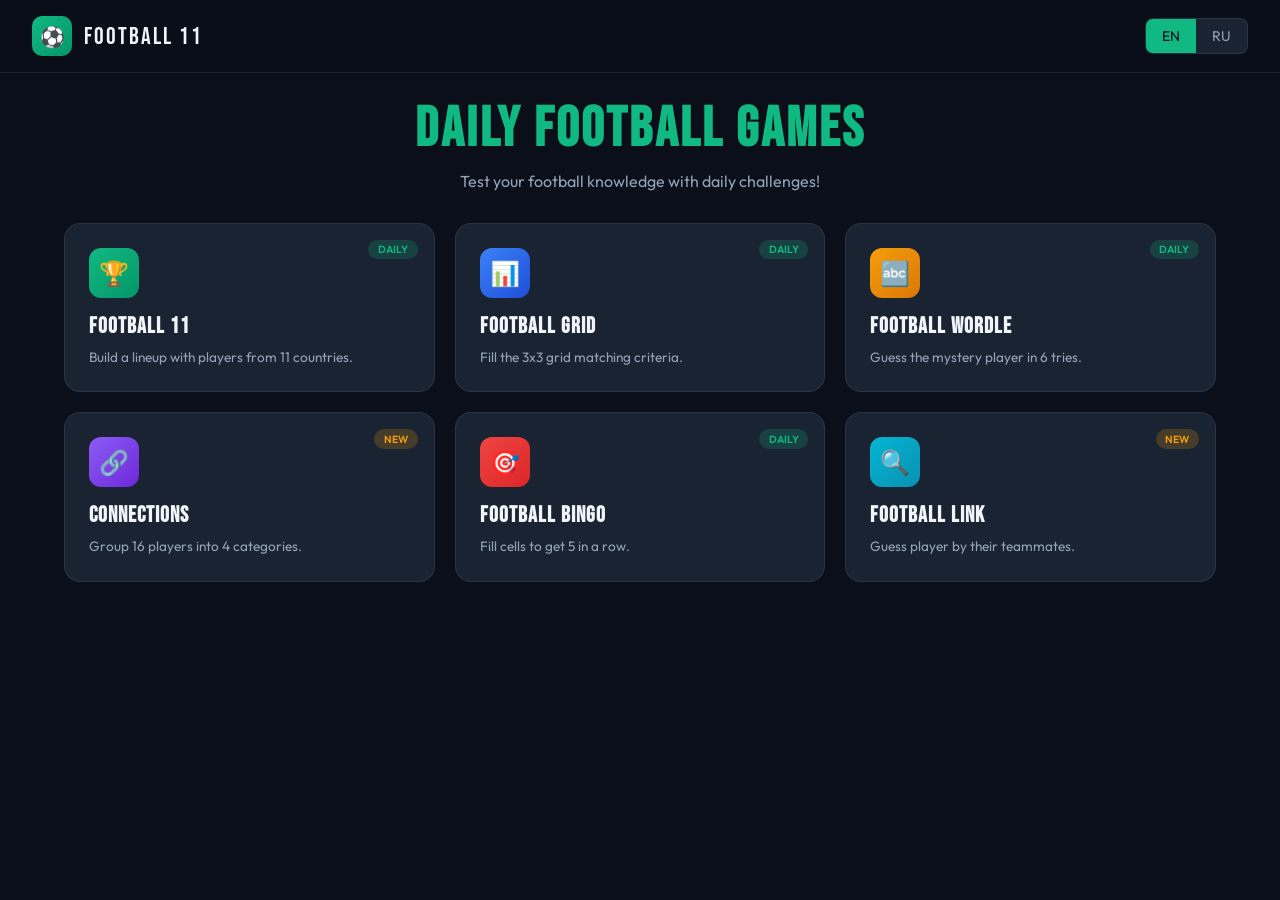
<file: football-games_1.html>
<!DOCTYPE html>
<html lang="en">
<head>
    <meta charset="UTF-8">
    <meta name="viewport" content="width=device-width, initial-scale=1.0">
    <title>Football 11 - Daily Football Games</title>
    <link href="https://fonts.googleapis.com/css2?family=Bebas+Neue&family=Outfit:wght@300;400;500;600;700&display=swap" rel="stylesheet">
    <style>
        :root {
            --bg-primary: #0a0f1a;
            --bg-card: #1a2332;
            --bg-card-hover: #243044;
            --bg-secondary: #111827;
            --accent-green: #10b981;
            --accent-gold: #f59e0b;
            --accent-blue: #3b82f6;
            --accent-purple: #8b5cf6;
            --accent-red: #ef4444;
            --accent-cyan: #06b6d4;
            --text-primary: #f1f5f9;
            --text-secondary: #94a3b8;
            --text-muted: #64748b;
            --border-color: rgba(255,255,255,0.08);
        }
        * { margin:0; padding:0; box-sizing:border-box; }
        body { font-family:'Outfit',sans-serif; background:var(--bg-primary); color:var(--text-primary); min-height:100vh; }
        
        header { position:fixed; top:0; left:0; right:0; z-index:100; padding:1rem 2rem; display:flex; justify-content:space-between; align-items:center; border-bottom:1px solid var(--border-color); backdrop-filter:blur(10px); background:rgba(10,15,26,0.9); }
        .logo { display:flex; align-items:center; gap:0.75rem; cursor:pointer; }
        .logo-icon { width:40px; height:40px; background:linear-gradient(135deg,#10b981,#059669); border-radius:10px; display:flex; align-items:center; justify-content:center; font-size:1.25rem; }
        .logo-text { font-family:'Bebas Neue',sans-serif; font-size:1.5rem; letter-spacing:2px; }
        .lang-switcher { display:flex; background:var(--bg-card); border-radius:8px; overflow:hidden; border:1px solid var(--border-color); }
        .lang-btn { padding:0.5rem 1rem; background:transparent; border:none; color:var(--text-secondary); font-family:'Outfit',sans-serif; font-size:0.875rem; cursor:pointer; transition:0.3s; }
        .lang-btn.active { background:var(--accent-green); color:var(--bg-primary); }
        
        main { max-width:1200px; margin:0 auto; padding:5rem 1.5rem 2rem; }
        .page { display:none; }
        .page.active { display:block; }
        
        .hero { text-align:center; margin-bottom:2rem; padding-top:1rem; }
        .hero h1 { font-family:'Bebas Neue',sans-serif; font-size:clamp(2rem,5vw,3.5rem); letter-spacing:3px; margin-bottom:0.5rem; }
        .hero h1 span { color:var(--accent-green); }
        .hero p { color:var(--text-secondary); }
        
        .games-grid { display:grid; grid-template-columns:repeat(auto-fill,minmax(280px,1fr)); gap:1.25rem; }
        .game-card { background:var(--bg-card); border-radius:16px; padding:1.5rem; border:1px solid var(--border-color); cursor:pointer; transition:0.3s; position:relative; }
        .game-card:hover { transform:translateY(-5px); box-shadow:0 20px 40px rgba(0,0,0,0.3); }
        .game-icon { width:50px; height:50px; border-radius:12px; display:flex; align-items:center; justify-content:center; font-size:1.5rem; margin-bottom:1rem; }
        .game-card[data-game="lineup"] .game-icon { background:linear-gradient(135deg,#10b981,#059669); }
        .game-card[data-game="grid"] .game-icon { background:linear-gradient(135deg,#3b82f6,#1d4ed8); }
        .game-card[data-game="wordle"] .game-icon { background:linear-gradient(135deg,#f59e0b,#d97706); }
        .game-card[data-game="connections"] .game-icon { background:linear-gradient(135deg,#8b5cf6,#6d28d9); }
        .game-card[data-game="bingo"] .game-icon { background:linear-gradient(135deg,#ef4444,#dc2626); }
        .game-card[data-game="link"] .game-icon { background:linear-gradient(135deg,#06b6d4,#0891b2); }
        .game-title { font-family:'Bebas Neue',sans-serif; font-size:1.35rem; letter-spacing:1px; margin-bottom:0.5rem; }
        .game-description { font-size:0.85rem; color:var(--text-secondary); line-height:1.5; }
        .game-badge { position:absolute; top:1rem; right:1rem; padding:0.2rem 0.6rem; border-radius:20px; font-size:0.65rem; font-weight:600; text-transform:uppercase; }
        .badge-daily { background:rgba(16,185,129,0.2); color:var(--accent-green); }
        .badge-new { background:rgba(245,158,11,0.2); color:var(--accent-gold); }
        
        .game-container { max-width:700px; margin:0 auto; }
        .game-header { text-align:center; margin-bottom:1.5rem; }
        .game-header h1 { font-family:'Bebas Neue',sans-serif; font-size:2rem; letter-spacing:2px; }
        .game-header p { color:var(--text-secondary); font-size:0.9rem; }
        
        .back-btn { display:inline-flex; align-items:center; gap:0.5rem; padding:0.6rem 1.2rem; background:var(--bg-card); border:1px solid var(--border-color); border-radius:8px; color:var(--text-secondary); font-family:'Outfit',sans-serif; cursor:pointer; transition:0.3s; margin-bottom:1.5rem; }
        .back-btn:hover { background:var(--bg-card-hover); color:var(--text-primary); }
        
        .game-board { background:var(--bg-card); border-radius:16px; padding:1.5rem; border:1px solid var(--border-color); margin-bottom:1.5rem; }
        .score-display { text-align:center; padding:1rem; background:var(--bg-secondary); border-radius:10px; margin-bottom:1.5rem; }
        .score-value { font-family:'Bebas Neue',sans-serif; font-size:2.5rem; color:var(--accent-green); }
        .score-label { font-size:0.85rem; color:var(--text-muted); }
        
        .btn { padding:0.7rem 1.3rem; border-radius:10px; font-family:'Outfit',sans-serif; font-size:0.9rem; font-weight:500; cursor:pointer; transition:0.3s; border:none; }
        .btn-primary { background:linear-gradient(135deg,#10b981,#059669); color:white; }
        .btn-primary:hover { transform:translateY(-2px); }
        .btn-secondary { background:var(--bg-card); border:1px solid var(--border-color); color:var(--text-secondary); }
        .btn-secondary:hover { background:var(--bg-card-hover); color:var(--text-primary); }
        .btn-danger { background:linear-gradient(135deg,#ef4444,#dc2626); color:white; }
        .game-controls { display:flex; justify-content:center; gap:1rem; flex-wrap:wrap; margin-top:1rem; }
        
        .input-field { width:100%; padding:1rem; background:var(--bg-secondary); border:1px solid var(--border-color); border-radius:10px; color:var(--text-primary); font-family:'Outfit',sans-serif; font-size:1rem; outline:none; transition:0.3s; }
        .input-field:focus { border-color:var(--accent-green); }
        .input-field::placeholder { color:var(--text-muted); }
        
        .autocomplete-container { position:relative; margin-bottom:1rem; }
        .autocomplete-list { position:absolute; top:100%; left:0; right:0; background:var(--bg-card); border:1px solid var(--border-color); border-radius:10px; margin-top:0.5rem; max-height:200px; overflow-y:auto; z-index:50; display:none; }
        .autocomplete-list.show { display:block; }
        .autocomplete-item { padding:0.75rem 1rem; cursor:pointer; display:flex; align-items:center; gap:0.75rem; border-bottom:1px solid var(--border-color); }
        .autocomplete-item:hover { background:var(--bg-card-hover); }
        .autocomplete-item:last-child { border-bottom:none; }
        .player-flag { font-size:1.25rem; }
        .player-name { font-weight:500; }
        .player-team { font-size:0.8rem; color:var(--text-muted); }
        
        /* Football 11 */
        .lineup-formation { display:flex; flex-direction:column; gap:0.75rem; }
        .lineup-row { display:flex; justify-content:center; gap:0.5rem; }
        .lineup-slot { width:70px; height:90px; background:var(--bg-secondary); border:2px dashed var(--border-color); border-radius:10px; display:flex; flex-direction:column; align-items:center; justify-content:center; cursor:pointer; transition:0.3s; }
        .lineup-slot.filled { border-style:solid; border-color:var(--accent-green); background:rgba(16,185,129,0.1); }
        .lineup-slot.active { border-color:var(--accent-gold); box-shadow:0 0 15px rgba(245,158,11,0.3); }
        .lineup-slot .country-flag { font-size:1.5rem; }
        .lineup-slot .country-name { font-size:0.55rem; color:var(--text-muted); text-align:center; }
        .lineup-slot .player-name-small { font-size:0.5rem; color:var(--accent-green); text-align:center; max-width:60px; overflow:hidden; text-overflow:ellipsis; white-space:nowrap; }
        
        /* Grid Game */
        .grid-board { display:grid; grid-template-columns:70px repeat(3,1fr); grid-template-rows:50px repeat(3,80px); gap:4px; }
        .grid-header { background:var(--bg-secondary); display:flex; align-items:center; justify-content:center; font-size:0.7rem; color:var(--text-secondary); text-align:center; padding:0.4rem; border-radius:6px; }
        .grid-header.corner { background:transparent; }
        .grid-cell { background:var(--bg-secondary); border-radius:6px; display:flex; flex-direction:column; align-items:center; justify-content:center; cursor:pointer; transition:0.3s; padding:0.4rem; text-align:center; }
        .grid-cell:hover { background:var(--bg-card-hover); }
        .grid-cell.filled { background:rgba(16,185,129,0.15); cursor:default; }
        .grid-cell .cell-player { font-size:0.7rem; font-weight:500; }
        
        /* Wordle */
        .wordle-board { display:flex; flex-direction:column; gap:0.4rem; }
        .wordle-row { display:grid; grid-template-columns:repeat(6,1fr); gap:0.4rem; }
        .wordle-cell { background:var(--bg-secondary); border-radius:6px; padding:0.4rem; text-align:center; min-height:45px; display:flex; flex-direction:column; align-items:center; justify-content:center; }
        .wordle-cell.correct { background:rgba(16,185,129,0.3); }
        .wordle-cell.partial { background:rgba(245,158,11,0.3); }
        .wordle-cell.wrong { background:rgba(239,68,68,0.2); }
        .wordle-cell-label { font-size:0.5rem; color:var(--text-muted); }
        .wordle-cell-value { font-size:0.65rem; font-weight:600; }
        
        /* Connections */
        .connections-board { display:grid; grid-template-columns:repeat(4,1fr); gap:0.5rem; }
        .connection-tile { background:var(--bg-secondary); border-radius:10px; padding:0.8rem 0.4rem; text-align:center; cursor:pointer; transition:0.3s; font-size:0.8rem; font-weight:500; min-height:60px; display:flex; align-items:center; justify-content:center; }
        .connection-tile:hover { background:var(--bg-card-hover); }
        .connection-tile.selected { background:var(--accent-blue); color:white; transform:scale(0.95); }
        .connection-tile.cat-0 { background:var(--accent-green); color:var(--bg-primary); }
        .connection-tile.cat-1 { background:var(--accent-gold); color:var(--bg-primary); }
        .connection-tile.cat-2 { background:var(--accent-blue); color:white; }
        .connection-tile.cat-3 { background:var(--accent-purple); color:white; }
        .found-category { padding:0.8rem; border-radius:10px; margin-bottom:0.5rem; text-align:center; }
        .found-category-title { font-weight:600; margin-bottom:0.3rem; }
        .found-category-players { font-size:0.8rem; opacity:0.9; }
        
        /* Bingo */
        .bingo-board { display:grid; grid-template-columns:repeat(5,1fr); gap:0.4rem; }
        .bingo-cell { background:var(--bg-secondary); border-radius:6px; padding:0.5rem; text-align:center; cursor:pointer; transition:0.3s; min-height:70px; display:flex; flex-direction:column; align-items:center; justify-content:center; }
        .bingo-cell:hover { background:var(--bg-card-hover); }
        .bingo-cell.filled { background:rgba(16,185,129,0.2); cursor:default; }
        .bingo-cell.bingo-win { background:rgba(16,185,129,0.4); box-shadow:0 0 15px rgba(16,185,129,0.3); }
        .bingo-criteria { font-size:0.6rem; color:var(--text-secondary); line-height:1.2; }
        .bingo-player { font-size:0.6rem; color:var(--accent-green); margin-top:0.3rem; font-weight:500; }
        
        /* Link */
        .link-teammates { display:flex; justify-content:center; gap:0.75rem; flex-wrap:wrap; margin-bottom:1.5rem; }
        .teammate-card { width:90px; height:110px; background:var(--bg-secondary); border-radius:10px; display:flex; flex-direction:column; align-items:center; justify-content:center; transition:0.5s; }
        .teammate-card.hidden { background:var(--bg-card); border:2px dashed var(--border-color); }
        .teammate-card.hidden::after { content:'?'; font-size:1.75rem; color:var(--text-muted); }
        .teammate-flag { font-size:1.25rem; margin-bottom:0.3rem; }
        .teammate-name { font-size:0.65rem; text-align:center; padding:0 0.3rem; }
        .teammate-team { font-size:0.55rem; color:var(--text-muted); }
        .attempts-display { display:flex; justify-content:center; gap:0.4rem; margin-bottom:1rem; }
        .attempt-dot { width:12px; height:12px; border-radius:50%; background:var(--accent-green); }
        .attempt-dot.used { background:var(--accent-red); }
        
        /* Modal */
        .modal-overlay { position:fixed; inset:0; background:rgba(0,0,0,0.8); display:none; align-items:center; justify-content:center; z-index:200; padding:1rem; }
        .modal-overlay.show { display:flex; }
        .modal { background:var(--bg-card); border-radius:20px; padding:2rem; max-width:350px; width:100%; text-align:center; border:1px solid var(--border-color); }
        .modal h2 { font-family:'Bebas Neue',sans-serif; font-size:1.75rem; margin-bottom:0.75rem; }
        .modal p { color:var(--text-secondary); margin-bottom:1rem; }
        .modal-score { font-family:'Bebas Neue',sans-serif; font-size:3rem; color:var(--accent-green); margin:0.5rem 0; }
        
        @media (max-width:600px) {
            .games-grid { grid-template-columns:1fr; }
            .lineup-slot { width:55px; height:70px; }
            .lineup-slot .country-flag { font-size:1.2rem; }
            .grid-board { grid-template-columns:55px repeat(3,1fr); }
            .connections-board { grid-template-columns:repeat(2,1fr); }
            .bingo-board { grid-template-columns:repeat(3,1fr); }
            .teammate-card { width:70px; height:90px; }
        }
    </style>
</head>
<body>
    <header>
        <div class="logo" onclick="showPage('home')">
            <div class="logo-icon">⚽</div>
            <span class="logo-text">FOOTBALL 11</span>
        </div>
        <div class="lang-switcher">
            <button class="lang-btn active" data-lang="en">EN</button>
            <button class="lang-btn" data-lang="ru">RU</button>
        </div>
    </header>

    <main>
        <!-- Home -->
        <div id="page-home" class="page active">
            <section class="hero">
                <h1><span data-i18n="hero-title-1">DAILY</span> <span>FOOTBALL</span> <span data-i18n="hero-title-2">GAMES</span></h1>
                <p data-i18n="hero-desc">Test your football knowledge with daily challenges!</p>
            </section>
            <div class="games-grid">
                <div class="game-card" data-game="lineup" onclick="showPage('lineup')">
                    <span class="game-badge badge-daily" data-i18n="badge-daily">Daily</span>
                    <div class="game-icon">🏆</div>
                    <h3 class="game-title">FOOTBALL 11</h3>
                    <p class="game-description" data-i18n="game-lineup-desc">Build a lineup with players from 11 countries.</p>
                </div>
                <div class="game-card" data-game="grid" onclick="showPage('grid')">
                    <span class="game-badge badge-daily" data-i18n="badge-daily">Daily</span>
                    <div class="game-icon">📊</div>
                    <h3 class="game-title">FOOTBALL GRID</h3>
                    <p class="game-description" data-i18n="game-grid-desc">Fill the 3x3 grid matching criteria.</p>
                </div>
                <div class="game-card" data-game="wordle" onclick="showPage('wordle')">
                    <span class="game-badge badge-daily" data-i18n="badge-daily">Daily</span>
                    <div class="game-icon">🔤</div>
                    <h3 class="game-title">FOOTBALL WORDLE</h3>
                    <p class="game-description" data-i18n="game-wordle-desc">Guess the mystery player in 6 tries.</p>
                </div>
                <div class="game-card" data-game="connections" onclick="showPage('connections')">
                    <span class="game-badge badge-new" data-i18n="badge-new">New</span>
                    <div class="game-icon">🔗</div>
                    <h3 class="game-title">CONNECTIONS</h3>
                    <p class="game-description" data-i18n="game-connections-desc">Group 16 players into 4 categories.</p>
                </div>
                <div class="game-card" data-game="bingo" onclick="showPage('bingo')">
                    <span class="game-badge badge-daily" data-i18n="badge-daily">Daily</span>
                    <div class="game-icon">🎯</div>
                    <h3 class="game-title">FOOTBALL BINGO</h3>
                    <p class="game-description" data-i18n="game-bingo-desc">Fill cells to get 5 in a row.</p>
                </div>
                <div class="game-card" data-game="link" onclick="showPage('link')">
                    <span class="game-badge badge-new" data-i18n="badge-new">New</span>
                    <div class="game-icon">🔍</div>
                    <h3 class="game-title">FOOTBALL LINK</h3>
                    <p class="game-description" data-i18n="game-link-desc">Guess player by their teammates.</p>
                </div>
            </div>
        </div>

        <!-- Football 11 -->
        <div id="page-lineup" class="page">
            <button class="back-btn" onclick="showPage('home')">← <span data-i18n="back">Back</span></button>
            <div class="game-container">
                <div class="game-header">
                    <h1>FOOTBALL 11</h1>
                    <p data-i18n="lineup-instructions">Pick a player from each country</p>
                </div>
                <div class="score-display">
                    <div class="score-value" id="lineup-score">0/11</div>
                    <div class="score-label" data-i18n="lineup-progress">Players Added</div>
                </div>
                <div class="game-board">
                    <div class="lineup-formation" id="lineup-formation"></div>
                </div>
                <div class="autocomplete-container">
                    <input type="text" class="input-field" id="lineup-input" placeholder="Search player...">
                    <div class="autocomplete-list" id="lineup-autocomplete"></div>
                </div>
                <div class="game-controls">
                    <button class="btn btn-secondary" onclick="initLineupGame()" data-i18n="new-game">New Game</button>
                    <button class="btn btn-danger" onclick="giveUp('lineup')" data-i18n="give-up">Give Up</button>
                </div>
            </div>
        </div>

        <!-- Grid -->
        <div id="page-grid" class="page">
            <button class="back-btn" onclick="showPage('home')">← <span data-i18n="back">Back</span></button>
            <div class="game-container">
                <div class="game-header">
                    <h1>FOOTBALL GRID</h1>
                    <p data-i18n="grid-instructions">Match row & column criteria</p>
                </div>
                <div class="score-display">
                    <div class="score-value" id="grid-score">9</div>
                    <div class="score-label" data-i18n="grid-guesses">Guesses Left</div>
                </div>
                <div class="game-board">
                    <div class="grid-board" id="grid-board"></div>
                </div>
                <div class="autocomplete-container" id="grid-input-container" style="display:none;">
                    <input type="text" class="input-field" id="grid-input" placeholder="Search player...">
                    <div class="autocomplete-list" id="grid-autocomplete"></div>
                </div>
                <div class="game-controls">
                    <button class="btn btn-secondary" onclick="initGridGame()" data-i18n="new-game">New Game</button>
                </div>
            </div>
        </div>

        <!-- Wordle -->
        <div id="page-wordle" class="page">
            <button class="back-btn" onclick="showPage('home')">← <span data-i18n="back">Back</span></button>
            <div class="game-container">
                <div class="game-header">
                    <h1>FOOTBALL WORDLE</h1>
                    <p data-i18n="wordle-instructions">Guess the player in 6 tries</p>
                </div>
                <div class="score-display">
                    <div class="score-value" id="wordle-attempts">6</div>
                    <div class="score-label" data-i18n="wordle-remaining">Attempts Left</div>
                </div>
                <div class="game-board">
                    <div class="wordle-board" id="wordle-board"></div>
                </div>
                <div class="autocomplete-container">
                    <input type="text" class="input-field" id="wordle-input" placeholder="Search player...">
                    <div class="autocomplete-list" id="wordle-autocomplete"></div>
                </div>
                <div class="game-controls">
                    <button class="btn btn-secondary" onclick="initWordleGame()" data-i18n="new-game">New Game</button>
                </div>
            </div>
        </div>

        <!-- Connections -->
        <div id="page-connections" class="page">
            <button class="back-btn" onclick="showPage('home')">← <span data-i18n="back">Back</span></button>
            <div class="game-container">
                <div class="game-header">
                    <h1>CONNECTIONS</h1>
                    <p data-i18n="connections-instructions">Find 4 groups of 4 players</p>
                </div>
                <div class="score-display">
                    <div class="score-value" id="connections-mistakes">4</div>
                    <div class="score-label" data-i18n="connections-remaining">Mistakes Left</div>
                </div>
                <div id="found-categories"></div>
                <div class="game-board">
                    <div class="connections-board" id="connections-board"></div>
                </div>
                <div style="text-align:center;margin:1rem 0;color:var(--text-secondary);">
                    <span data-i18n="connections-selected">Selected:</span> <span id="selected-count">0</span>/4
                </div>
                <div class="game-controls">
                    <button class="btn btn-primary" onclick="submitConnections()" data-i18n="submit">Submit</button>
                    <button class="btn btn-secondary" onclick="clearConnections()" data-i18n="clear">Clear</button>
                    <button class="btn btn-secondary" onclick="initConnectionsGame()" data-i18n="new-game">New Game</button>
                </div>
            </div>
        </div>

        <!-- Bingo -->
        <div id="page-bingo" class="page">
            <button class="back-btn" onclick="showPage('home')">← <span data-i18n="back">Back</span></button>
            <div class="game-container">
                <div class="game-header">
                    <h1>FOOTBALL BINGO</h1>
                    <p data-i18n="bingo-instructions">Get 5 in a row!</p>
                </div>
                <div class="score-display">
                    <div class="score-value" id="bingo-filled">0/25</div>
                    <div class="score-label" data-i18n="bingo-progress">Cells Filled</div>
                </div>
                <div class="game-board">
                    <div class="bingo-board" id="bingo-board"></div>
                </div>
                <div class="autocomplete-container" id="bingo-input-container" style="display:none;">
                    <input type="text" class="input-field" id="bingo-input" placeholder="Search player...">
                    <div class="autocomplete-list" id="bingo-autocomplete"></div>
                </div>
                <div class="game-controls">
                    <button class="btn btn-secondary" onclick="initBingoGame()" data-i18n="new-game">New Game</button>
                </div>
            </div>
        </div>

        <!-- Link -->
        <div id="page-link" class="page">
            <button class="back-btn" onclick="showPage('home')">← <span data-i18n="back">Back</span></button>
            <div class="game-container">
                <div class="game-header">
                    <h1>FOOTBALL LINK</h1>
                    <p data-i18n="link-instructions">Who played with all these teammates?</p>
                </div>
                <div class="attempts-display" id="link-attempts"></div>
                <div class="game-board">
                    <div class="link-teammates" id="link-teammates"></div>
                </div>
                <div class="autocomplete-container">
                    <input type="text" class="input-field" id="link-input" placeholder="Search player...">
                    <div class="autocomplete-list" id="link-autocomplete"></div>
                </div>
                <div class="game-controls">
                    <button class="btn btn-secondary" onclick="revealClue()" id="reveal-btn" data-i18n="reveal-clue">Reveal Clue</button>
                    <button class="btn btn-secondary" onclick="initLinkGame()" data-i18n="new-game">New Game</button>
                </div>
            </div>
        </div>
    </main>

    <div class="modal-overlay" id="modal-overlay">
        <div class="modal">
            <h2 id="modal-title">🎉</h2>
            <div class="modal-score" id="modal-score"></div>
            <p id="modal-message"></p>
            <button class="btn btn-primary" onclick="closeModal()" data-i18n="play-again">Play Again</button>
        </div>
    </div>

    <script>
    // Players Database
    const players = [
        {name:"Neymar",country:"Brazil",flag:"🇧🇷",team:"Al-Hilal",position:"Forward",age:32,league:"Saudi"},
        {name:"Vinícius Jr",country:"Brazil",flag:"🇧🇷",team:"Real Madrid",position:"Forward",age:24,league:"La Liga"},
        {name:"Rodrygo",country:"Brazil",flag:"🇧🇷",team:"Real Madrid",position:"Forward",age:23,league:"La Liga"},
        {name:"Casemiro",country:"Brazil",flag:"🇧🇷",team:"Man United",position:"Midfielder",age:32,league:"Premier League"},
        {name:"Alisson",country:"Brazil",flag:"🇧🇷",team:"Liverpool",position:"Goalkeeper",age:31,league:"Premier League"},
        {name:"Raphinha",country:"Brazil",flag:"🇧🇷",team:"Barcelona",position:"Forward",age:27,league:"La Liga"},
        {name:"Lionel Messi",country:"Argentina",flag:"🇦🇷",team:"Inter Miami",position:"Forward",age:37,league:"MLS"},
        {name:"Julián Álvarez",country:"Argentina",flag:"🇦🇷",team:"Atlético Madrid",position:"Forward",age:24,league:"La Liga"},
        {name:"Lautaro Martínez",country:"Argentina",flag:"🇦🇷",team:"Inter Milan",position:"Forward",age:26,league:"Serie A"},
        {name:"Enzo Fernández",country:"Argentina",flag:"🇦🇷",team:"Chelsea",position:"Midfielder",age:23,league:"Premier League"},
        {name:"Emiliano Martínez",country:"Argentina",flag:"🇦🇷",team:"Aston Villa",position:"Goalkeeper",age:31,league:"Premier League"},
        {name:"Kylian Mbappé",country:"France",flag:"🇫🇷",team:"Real Madrid",position:"Forward",age:25,league:"La Liga"},
        {name:"Antoine Griezmann",country:"France",flag:"🇫🇷",team:"Atlético Madrid",position:"Forward",age:33,league:"La Liga"},
        {name:"Ousmane Dembélé",country:"France",flag:"🇫🇷",team:"PSG",position:"Forward",age:27,league:"Ligue 1"},
        {name:"Aurélien Tchouaméni",country:"France",flag:"🇫🇷",team:"Real Madrid",position:"Midfielder",age:24,league:"La Liga"},
        {name:"N'Golo Kanté",country:"France",flag:"🇫🇷",team:"Al-Ittihad",position:"Midfielder",age:33,league:"Saudi"},
        {name:"Harry Kane",country:"England",flag:"🏴󠁧󠁢󠁥󠁮󠁧󠁿",team:"Bayern Munich",position:"Forward",age:31,league:"Bundesliga"},
        {name:"Jude Bellingham",country:"England",flag:"🏴󠁧󠁢󠁥󠁮󠁧󠁿",team:"Real Madrid",position:"Midfielder",age:21,league:"La Liga"},
        {name:"Phil Foden",country:"England",flag:"🏴󠁧󠁢󠁥󠁮󠁧󠁿",team:"Man City",position:"Midfielder",age:24,league:"Premier League"},
        {name:"Bukayo Saka",country:"England",flag:"🏴󠁧󠁢󠁥󠁮󠁧󠁿",team:"Arsenal",position:"Forward",age:22,league:"Premier League"},
        {name:"Declan Rice",country:"England",flag:"🏴󠁧󠁢󠁥󠁮󠁧󠁿",team:"Arsenal",position:"Midfielder",age:25,league:"Premier League"},
        {name:"Cristiano Ronaldo",country:"Portugal",flag:"🇵🇹",team:"Al-Nassr",position:"Forward",age:39,league:"Saudi"},
        {name:"Bruno Fernandes",country:"Portugal",flag:"🇵🇹",team:"Man United",position:"Midfielder",age:29,league:"Premier League"},
        {name:"Bernardo Silva",country:"Portugal",flag:"🇵🇹",team:"Man City",position:"Midfielder",age:29,league:"Premier League"},
        {name:"Rafael Leão",country:"Portugal",flag:"🇵🇹",team:"AC Milan",position:"Forward",age:25,league:"Serie A"},
        {name:"Pedri",country:"Spain",flag:"🇪🇸",team:"Barcelona",position:"Midfielder",age:21,league:"La Liga"},
        {name:"Gavi",country:"Spain",flag:"🇪🇸",team:"Barcelona",position:"Midfielder",age:20,league:"La Liga"},
        {name:"Lamine Yamal",country:"Spain",flag:"🇪🇸",team:"Barcelona",position:"Forward",age:17,league:"La Liga"},
        {name:"Rodri",country:"Spain",flag:"🇪🇸",team:"Man City",position:"Midfielder",age:28,league:"Premier League"},
        {name:"Jamal Musiala",country:"Germany",flag:"🇩🇪",team:"Bayern Munich",position:"Midfielder",age:21,league:"Bundesliga"},
        {name:"Florian Wirtz",country:"Germany",flag:"🇩🇪",team:"Leverkusen",position:"Midfielder",age:21,league:"Bundesliga"},
        {name:"Kai Havertz",country:"Germany",flag:"🇩🇪",team:"Arsenal",position:"Forward",age:25,league:"Premier League"},
        {name:"Manuel Neuer",country:"Germany",flag:"🇩🇪",team:"Bayern Munich",position:"Goalkeeper",age:38,league:"Bundesliga"},
        {name:"Virgil van Dijk",country:"Netherlands",flag:"🇳🇱",team:"Liverpool",position:"Defender",age:33,league:"Premier League"},
        {name:"Frenkie de Jong",country:"Netherlands",flag:"🇳🇱",team:"Barcelona",position:"Midfielder",age:27,league:"La Liga"},
        {name:"Cody Gakpo",country:"Netherlands",flag:"🇳🇱",team:"Liverpool",position:"Forward",age:25,league:"Premier League"},
        {name:"Kevin De Bruyne",country:"Belgium",flag:"🇧🇪",team:"Man City",position:"Midfielder",age:33,league:"Premier League"},
        {name:"Romelu Lukaku",country:"Belgium",flag:"🇧🇪",team:"Napoli",position:"Forward",age:31,league:"Serie A"},
        {name:"Nicolò Barella",country:"Italy",flag:"🇮🇹",team:"Inter Milan",position:"Midfielder",age:27,league:"Serie A"},
        {name:"Gianluigi Donnarumma",country:"Italy",flag:"🇮🇹",team:"PSG",position:"Goalkeeper",age:25,league:"Ligue 1"},
        {name:"Luka Modrić",country:"Croatia",flag:"🇭🇷",team:"Real Madrid",position:"Midfielder",age:39,league:"La Liga"},
        {name:"Mateo Kovačić",country:"Croatia",flag:"🇭🇷",team:"Man City",position:"Midfielder",age:30,league:"Premier League"},
        {name:"Erling Haaland",country:"Norway",flag:"🇳🇴",team:"Man City",position:"Forward",age:24,league:"Premier League"},
        {name:"Martin Ødegaard",country:"Norway",flag:"🇳🇴",team:"Arsenal",position:"Midfielder",age:25,league:"Premier League"},
        {name:"Robert Lewandowski",country:"Poland",flag:"🇵🇱",team:"Barcelona",position:"Forward",age:36,league:"La Liga"},
        {name:"Mohamed Salah",country:"Egypt",flag:"🇪🇬",team:"Liverpool",position:"Forward",age:32,league:"Premier League"},
        {name:"Sadio Mané",country:"Senegal",flag:"🇸🇳",team:"Al-Nassr",position:"Forward",age:32,league:"Saudi"},
        {name:"Federico Valverde",country:"Uruguay",flag:"🇺🇾",team:"Real Madrid",position:"Midfielder",age:26,league:"La Liga"},
        {name:"Darwin Núñez",country:"Uruguay",flag:"🇺🇾",team:"Liverpool",position:"Forward",age:25,league:"Premier League"},
        {name:"Luis Díaz",country:"Colombia",flag:"🇨🇴",team:"Liverpool",position:"Forward",age:27,league:"Premier League"},
        {name:"Son Heung-min",country:"South Korea",flag:"🇰🇷",team:"Tottenham",position:"Forward",age:32,league:"Premier League"},
        {name:"Achraf Hakimi",country:"Morocco",flag:"🇲🇦",team:"PSG",position:"Defender",age:26,league:"Ligue 1"},
        {name:"Victor Osimhen",country:"Nigeria",flag:"🇳🇬",team:"Galatasaray",position:"Forward",age:25,league:"Super Lig"}
    ];

    // Translations
    const translations = {
        en: {
            "hero-title-1":"DAILY","hero-title-2":"GAMES","hero-desc":"Test your football knowledge with daily challenges!",
            "badge-daily":"Daily","badge-new":"New","back":"Back","new-game":"New Game","give-up":"Give Up",
            "submit":"Submit","clear":"Clear","reveal-clue":"Reveal Clue","play-again":"Play Again",
            "game-lineup-desc":"Build a lineup with players from 11 countries.",
            "game-grid-desc":"Fill the 3x3 grid matching criteria.",
            "game-wordle-desc":"Guess the mystery player in 6 tries.",
            "game-connections-desc":"Group 16 players into 4 categories.",
            "game-bingo-desc":"Fill cells to get 5 in a row.",
            "game-link-desc":"Guess player by their teammates.",
            "lineup-instructions":"Pick a player from each country",
            "lineup-progress":"Players Added",
            "grid-instructions":"Match row & column criteria",
            "grid-guesses":"Guesses Left",
            "wordle-instructions":"Guess the player in 6 tries",
            "wordle-remaining":"Attempts Left",
            "connections-instructions":"Find 4 groups of 4 players",
            "connections-remaining":"Mistakes Left",
            "connections-selected":"Selected:",
            "bingo-instructions":"Get 5 in a row!",
            "bingo-progress":"Cells Filled",
            "link-instructions":"Who played with all these teammates?",
            "win-title":"🎉 You Won!","lose-title":"😢 Game Over","correct-answer":"Answer:"
        },
        ru: {
            "hero-title-1":"ЕЖЕДНЕВНЫЕ","hero-title-2":"ИГРЫ","hero-desc":"Проверь свои знания о футболе!",
            "badge-daily":"Ежедневно","badge-new":"Новое","back":"Назад","new-game":"Новая игра","give-up":"Сдаться",
            "submit":"Отправить","clear":"Очистить","reveal-clue":"Подсказка","play-again":"Ещё раз",
            "game-lineup-desc":"Собери состав из игроков 11 стран.",
            "game-grid-desc":"Заполни сетку 3x3 по критериям.",
            "game-wordle-desc":"Угадай игрока за 6 попыток.",
            "game-connections-desc":"Найди 4 группы по 4 игрока.",
            "game-bingo-desc":"Собери 5 в ряд!",
            "game-link-desc":"Угадай игрока по партнёрам.",
            "lineup-instructions":"Выбери игрока из каждой страны",
            "lineup-progress":"Добавлено игроков",
            "grid-instructions":"Найди игроков по критериям",
            "grid-guesses":"Осталось попыток",
            "wordle-instructions":"Угадай игрока за 6 попыток",
            "wordle-remaining":"Осталось попыток",
            "connections-instructions":"Найди 4 группы по 4 игрока",
            "connections-remaining":"Осталось ошибок",
            "connections-selected":"Выбрано:",
            "bingo-instructions":"Собери 5 в ряд!",
            "bingo-progress":"Заполнено ячеек",
            "link-instructions":"Кто играл со всеми этими партнёрами?",
            "win-title":"🎉 Победа!","lose-title":"😢 Игра окончена","correct-answer":"Ответ:"
        }
    };
    let lang = 'en';

    function setLanguage(l) {
        lang = l;
        document.querySelectorAll('[data-i18n]').forEach(el => {
            const k = el.getAttribute('data-i18n');
            if(translations[l][k]) el.textContent = translations[l][k];
        });
        document.querySelectorAll('.lang-btn').forEach(b => b.classList.toggle('active', b.dataset.lang === l));
    }

    // Navigation
    function showPage(id) {
        document.querySelectorAll('.page').forEach(p => p.classList.remove('active'));
        document.getElementById('page-'+id).classList.add('active');
        if(id==='lineup') initLineupGame();
        if(id==='grid') initGridGame();
        if(id==='wordle') initWordleGame();
        if(id==='connections') initConnectionsGame();
        if(id==='bingo') initBingoGame();
        if(id==='link') initLinkGame();
        window.scrollTo(0,0);
    }

    // Autocomplete
    function setupAutocomplete(inputId, listId, onSelect, filter) {
        const input = document.getElementById(inputId);
        const list = document.getElementById(listId);
        input.oninput = () => {
            const q = input.value.toLowerCase().trim();
            if(q.length<2) { list.classList.remove('show'); return; }
            let f = players.filter(p => p.name.toLowerCase().includes(q));
            if(filter) f = f.filter(filter);
            f = f.slice(0,6);
            if(!f.length) { list.classList.remove('show'); return; }
            list.innerHTML = f.map(p => `<div class="autocomplete-item" data-name="${p.name}"><span class="player-flag">${p.flag}</span><div><div class="player-name">${p.name}</div><div class="player-team">${p.team}</div></div></div>`).join('');
            list.classList.add('show');
            list.querySelectorAll('.autocomplete-item').forEach(item => {
                item.onclick = () => {
                    const pl = players.find(p => p.name === item.dataset.name);
                    onSelect(pl);
                    input.value = '';
                    list.classList.remove('show');
                };
            });
        };
        input.onblur = () => setTimeout(() => list.classList.remove('show'), 200);
    }

    // Modal
    function showModal(title, score, msg) {
        document.getElementById('modal-title').textContent = title;
        document.getElementById('modal-score').textContent = score;
        document.getElementById('modal-message').textContent = msg;
        document.getElementById('modal-overlay').classList.add('show');
    }
    function closeModal() { document.getElementById('modal-overlay').classList.remove('show'); }

    // ========== FOOTBALL 11 ==========
    let lineupGame = { countries:[], filled:{}, slot:0 };

    function initLineupGame() {
        const all = [...new Set(players.map(p=>p.country))].sort(()=>Math.random()-0.5).slice(0,11);
        lineupGame = { countries:all, filled:{}, slot:0 };
        renderLineup();
        setupAutocomplete('lineup-input','lineup-autocomplete', selectLineupPlayer, p => lineupGame.countries.includes(p.country) && !Object.values(lineupGame.filled).some(f=>f.name===p.name));
    }

    function renderLineup() {
        const rows = [[0],[1,2,3,4],[5,6,7],[8,9,10]];
        document.getElementById('lineup-formation').innerHTML = rows.map(r => `<div class="lineup-row">${r.map(i => {
            const c = lineupGame.countries[i], p = lineupGame.filled[i], fl = players.find(x=>x.country===c)?.flag||'🏳️';
            return `<div class="lineup-slot ${p?'filled':''} ${lineupGame.slot===i?'active':''}" onclick="selectSlot(${i})"><span class="country-flag">${fl}</span><span class="country-name">${c}</span>${p?`<span class="player-name-small">${p.name}</span>`:''}</div>`;
        }).join('')}</div>`).join('');
        document.getElementById('lineup-score').textContent = `${Object.keys(lineupGame.filled).length}/11`;
    }

    function selectSlot(i) { if(!lineupGame.filled[i]) { lineupGame.slot=i; renderLineup(); document.getElementById('lineup-input').focus(); } }

    function selectLineupPlayer(p) {
        const idx = lineupGame.countries.findIndex((c,i) => c===p.country && !lineupGame.filled[i]);
        if(idx===-1) return;
        lineupGame.filled[idx] = p;
        lineupGame.slot = lineupGame.countries.findIndex((c,i) => !lineupGame.filled[i]);
        renderLineup();
        if(Object.keys(lineupGame.filled).length===11) showModal(translations[lang]['win-title'],'11/11','⚽');
    }

    function giveUp(game) {
        if(game==='lineup') showModal(translations[lang]['lose-title'], `${Object.keys(lineupGame.filled).length}/11`, '');
    }

    // ========== GRID ==========
    let gridGame = { rows:[], cols:[], cells:Array(9).fill(null), guesses:9, active:null };

    function initGridGame() {
        const teams = ['Real Madrid','Barcelona','Man City','Liverpool','Bayern Munich','Arsenal','PSG','Chelsea'].sort(()=>Math.random()-0.5).slice(0,3);
        const pos = ['Forward','Midfielder','Defender','Goalkeeper'].sort(()=>Math.random()-0.5).slice(0,3);
        gridGame = { rows:teams, cols:pos, cells:Array(9).fill(null), guesses:9, active:null };
        renderGrid();
        document.getElementById('grid-input-container').style.display='none';
        setupAutocomplete('grid-input','grid-autocomplete', selectGridPlayer, p=>!gridGame.cells.some(c=>c&&c.name===p.name));
    }

    function renderGrid() {
        document.getElementById('grid-score').textContent = gridGame.guesses;
        let h = '<div class="grid-header corner"></div>';
        gridGame.cols.forEach(c => h += `<div class="grid-header">${c}</div>`);
        for(let r=0;r<3;r++) {
            h += `<div class="grid-header">${gridGame.rows[r]}</div>`;
            for(let c=0;c<3;c++) {
                const idx=r*3+c, cell=gridGame.cells[idx];
                h += `<div class="grid-cell ${cell?'filled':''}" onclick="selectGridCell(${idx})">${cell?`<span class="cell-player">${cell.name}</span>`:''}</div>`;
            }
        }
        document.getElementById('grid-board').innerHTML = h;
    }

    function selectGridCell(idx) {
        if(gridGame.cells[idx]||gridGame.guesses<=0) return;
        gridGame.active = idx;
        document.getElementById('grid-input-container').style.display='block';
        document.getElementById('grid-input').focus();
    }

    function selectGridPlayer(p) {
        if(gridGame.active===null) return;
        const r=Math.floor(gridGame.active/3), c=gridGame.active%3;
        if(p.team===gridGame.rows[r] && p.position===gridGame.cols[c]) gridGame.cells[gridGame.active]=p;
        gridGame.guesses--;
        gridGame.active=null;
        document.getElementById('grid-input-container').style.display='none';
        renderGrid();
        if(gridGame.guesses<=0||gridGame.cells.every(c=>c)) {
            const filled = gridGame.cells.filter(c=>c).length;
            showModal(filled===9?translations[lang]['win-title']:translations[lang]['lose-title'], `${filled}/9`, '');
        }
    }

    // ========== WORDLE ==========
    let wordleGame = { target:null, guesses:[], max:6 };

    function initWordleGame() {
        wordleGame = { target:players[Math.floor(Math.random()*players.length)], guesses:[], max:6 };
        renderWordle();
        document.getElementById('wordle-attempts').textContent = wordleGame.max;
        setupAutocomplete('wordle-input','wordle-autocomplete', guessWordle, p=>!wordleGame.guesses.some(g=>g.name===p.name));
    }

    function renderWordle() {
        const cats = ['🏳️','🏟️','📍','🏆','📅','👤'];
        let h = `<div class="wordle-row">${cats.map(c=>`<div class="wordle-cell"><span class="wordle-cell-label">${c}</span></div>`).join('')}</div>`;
        for(let i=0;i<wordleGame.max;i++) {
            const g = wordleGame.guesses[i];
            h += '<div class="wordle-row">';
            if(g) {
                const t = wordleGame.target;
                h += `<div class="wordle-cell ${g.country===t.country?'correct':'wrong'}"><span class="wordle-cell-value">${g.flag}</span></div>`;
                h += `<div class="wordle-cell ${g.team===t.team?'correct':'wrong'}"><span class="wordle-cell-value">${g.team.slice(0,8)}</span></div>`;
                h += `<div class="wordle-cell ${g.position===t.position?'correct':'wrong'}"><span class="wordle-cell-value">${g.position.slice(0,6)}</span></div>`;
                h += `<div class="wordle-cell ${g.league===t.league?'correct':'wrong'}"><span class="wordle-cell-value">${g.league.slice(0,8)}</span></div>`;
                const ad=g.age-t.age, ac=ad===0?'correct':Math.abs(ad)<=2?'partial':'wrong', as=ad===0?'✓':ad>0?'↓':'↑';
                h += `<div class="wordle-cell ${ac}"><span class="wordle-cell-value">${g.age}${as}</span></div>`;
                h += `<div class="wordle-cell ${g.name===t.name?'correct':'wrong'}"><span class="wordle-cell-value">${g.name.slice(0,8)}</span></div>`;
            } else {
                for(let j=0;j<6;j++) h += '<div class="wordle-cell"></div>';
            }
            h += '</div>';
        }
        document.getElementById('wordle-board').innerHTML = h;
    }

    function guessWordle(p) {
        wordleGame.guesses.push(p);
        document.getElementById('wordle-attempts').textContent = wordleGame.max - wordleGame.guesses.length;
        renderWordle();
        if(p.name===wordleGame.target.name) showModal(translations[lang]['win-title'], `${wordleGame.guesses.length}/${wordleGame.max}`, wordleGame.target.name);
        else if(wordleGame.guesses.length>=wordleGame.max) showModal(translations[lang]['lose-title'], wordleGame.target.name, translations[lang]['correct-answer']);
    }

    // ========== CONNECTIONS ==========
    let connGame = { cats:[], tiles:[], selected:[], found:[], mistakes:4 };
    const connCategories = [
        {name:"Real Madrid",filter:p=>p.team==="Real Madrid"},
        {name:"Liverpool",filter:p=>p.team==="Liverpool"},
        {name:"Barcelona",filter:p=>p.team==="Barcelona"},
        {name:"Man City",filter:p=>p.team==="Man City"},
        {name:"French",filter:p=>p.country==="France"},
        {name:"Brazilian",filter:p=>p.country==="Brazil"},
        {name:"Forwards",filter:p=>p.position==="Forward"},
        {name:"Midfielders",filter:p=>p.position==="Midfielder"}
    ];

    function initConnectionsGame() {
        const shuffled = [...connCategories].sort(()=>Math.random()-0.5);
        const selected = [], used = new Set();
        for(const cat of shuffled) {
            if(selected.length>=4) break;
            const matching = players.filter(p=>cat.filter(p)&&!used.has(p.name));
            if(matching.length>=4) {
                const ps = matching.sort(()=>Math.random()-0.5).slice(0,4);
                ps.forEach(p=>used.add(p.name));
                selected.push({...cat, players:ps});
            }
        }
        connGame = { cats:selected, tiles:selected.flatMap((c,i)=>c.players.map(p=>({player:p,cat:i}))).sort(()=>Math.random()-0.5), selected:[], found:[], mistakes:4 };
        renderConnections();
    }

    function renderConnections() {
        document.getElementById('connections-mistakes').textContent = connGame.mistakes;
        document.getElementById('found-categories').innerHTML = connGame.found.map((ci,i)=>{
            const c = connGame.cats[ci];
            return `<div class="found-category cat-${i}"><div class="found-category-title">${c.name}</div><div class="found-category-players">${c.players.map(p=>p.name).join(', ')}</div></div>`;
        }).join('');
        const remaining = connGame.tiles.filter(t=>!connGame.found.includes(t.cat));
        document.getElementById('connections-board').innerHTML = remaining.map((t,i)=>`<div class="connection-tile ${connGame.selected.includes(i)?'selected':''}" onclick="toggleConn(${i})">${t.player.name}</div>`).join('');
        document.getElementById('selected-count').textContent = connGame.selected.length;
    }

    function toggleConn(i) {
        const idx = connGame.selected.indexOf(i);
        if(idx>-1) connGame.selected.splice(idx,1);
        else if(connGame.selected.length<4) connGame.selected.push(i);
        renderConnections();
    }

    function clearConnections() { connGame.selected=[]; renderConnections(); }

    function submitConnections() {
        if(connGame.selected.length!==4) return;
        const remaining = connGame.tiles.filter(t=>!connGame.found.includes(t.cat));
        const selTiles = connGame.selected.map(i=>remaining[i]);
        const cats = selTiles.map(t=>t.cat);
        if(cats.every(c=>c===cats[0])) {
            connGame.found.push(cats[0]);
            connGame.selected = [];
            renderConnections();
            if(connGame.found.length===4) showModal(translations[lang]['win-title'],'4/4','🎉');
        } else {
            connGame.mistakes--;
            connGame.selected = [];
            renderConnections();
            if(connGame.mistakes<=0) showModal(translations[lang]['lose-title'], `${connGame.found.length}/4`, '');
        }
    }

    // ========== BINGO ==========
    let bingoGame = { criteria:[], filled:Array(25).fill(null), active:null };
    const bingoCriteria = [
        {text:"Premier League",filter:p=>p.league==="Premier League"},
        {text:"La Liga",filter:p=>p.league==="La Liga"},
        {text:"Bundesliga",filter:p=>p.league==="Bundesliga"},
        {text:"Serie A",filter:p=>p.league==="Serie A"},
        {text:"Ligue 1",filter:p=>p.league==="Ligue 1"},
        {text:"Forward",filter:p=>p.position==="Forward"},
        {text:"Midfielder",filter:p=>p.position==="Midfielder"},
        {text:"Brazilian",filter:p=>p.country==="Brazil"},
        {text:"French",filter:p=>p.country==="France"},
        {text:"English",filter:p=>p.country==="England"},
        {text:"Spanish",filter:p=>p.country==="Spain"},
        {text:"German",filter:p=>p.country==="Germany"},
        {text:"Age < 25",filter:p=>p.age<25},
        {text:"Age > 30",filter:p=>p.age>30},
        {text:"Real Madrid",filter:p=>p.team==="Real Madrid"},
        {text:"Barcelona",filter:p=>p.team==="Barcelona"},
        {text:"Man City",filter:p=>p.team==="Man City"},
        {text:"Liverpool",filter:p=>p.team==="Liverpool"},
        {text:"Arsenal",filter:p=>p.team==="Arsenal"},
        {text:"Bayern",filter:p=>p.team==="Bayern Munich"},
        {text:"PSG",filter:p=>p.team==="PSG"},
        {text:"Portuguese",filter:p=>p.country==="Portugal"},
        {text:"Argentine",filter:p=>p.country==="Argentina"},
        {text:"Dutch",filter:p=>p.country==="Netherlands"},
        {text:"Goalkeeper",filter:p=>p.position==="Goalkeeper"}
    ];

    function initBingoGame() {
        bingoGame = { criteria:[...bingoCriteria].sort(()=>Math.random()-0.5).slice(0,25), filled:Array(25).fill(null), active:null };
        renderBingo();
        document.getElementById('bingo-input-container').style.display='none';
        setupAutocomplete('bingo-input','bingo-autocomplete', selectBingoPlayer, p=>!bingoGame.filled.some(f=>f&&f.name===p.name));
    }

    function renderBingo() {
        const win = checkBingoWin();
        document.getElementById('bingo-filled').textContent = `${bingoGame.filled.filter(f=>f).length}/25`;
        document.getElementById('bingo-board').innerHTML = bingoGame.criteria.map((c,i)=>{
            const p = bingoGame.filled[i];
            return `<div class="bingo-cell ${p?'filled':''} ${win.includes(i)?'bingo-win':''}" onclick="selectBingoCell(${i})"><span class="bingo-criteria">${c.text}</span>${p?`<span class="bingo-player">${p.name}</span>`:''}</div>`;
        }).join('');
    }

    function selectBingoCell(i) {
        if(bingoGame.filled[i]) return;
        bingoGame.active = i;
        document.getElementById('bingo-input-container').style.display='block';
        document.getElementById('bingo-input').focus();
    }

    function selectBingoPlayer(p) {
        if(bingoGame.active===null) return;
        if(bingoGame.criteria[bingoGame.active].filter(p)) bingoGame.filled[bingoGame.active]=p;
        bingoGame.active=null;
        document.getElementById('bingo-input-container').style.display='none';
        renderBingo();
        if(checkBingoWin().length>=5) showModal(translations[lang]['win-title'],'BINGO!','🎯');
    }

    function checkBingoWin() {
        const lines = [[0,1,2,3,4],[5,6,7,8,9],[10,11,12,13,14],[15,16,17,18,19],[20,21,22,23,24],[0,5,10,15,20],[1,6,11,16,21],[2,7,12,17,22],[3,8,13,18,23],[4,9,14,19,24],[0,6,12,18,24],[4,8,12,16,20]];
        for(const line of lines) if(line.every(i=>bingoGame.filled[i])) return line;
        return [];
    }

    // ========== LINK ==========
    let linkGame = { target:null, teammates:[], revealed:1, attempts:5, used:0 };

    function initLinkGame() {
        const target = players[Math.floor(Math.random()*players.length)];
        let teammates = players.filter(p=>p.team===target.team&&p.name!==target.name);
        if(teammates.length<5) teammates = [...teammates, ...players.filter(p=>p.country===target.country&&p.name!==target.name&&!teammates.includes(p))];
        teammates = teammates.sort(()=>Math.random()-0.5).slice(0,5);
        linkGame = { target, teammates, revealed:1, attempts:5, used:0 };
        renderLink();
        setupAutocomplete('link-input','link-autocomplete', guessLink);
    }

    function renderLink() {
        document.getElementById('link-teammates').innerHTML = linkGame.teammates.map((t,i)=>{
            const show = i<linkGame.revealed;
            return `<div class="teammate-card ${show?'':'hidden'}">${show?`<span class="teammate-flag">${t.flag}</span><span class="teammate-name">${t.name}</span><span class="teammate-team">${t.team}</span>`:''}</div>`;
        }).join('');
        document.getElementById('link-attempts').innerHTML = Array(linkGame.attempts).fill(0).map((_,i)=>`<div class="attempt-dot ${i<linkGame.used?'used':''}"></div>`).join('');
    }

    function revealClue() { if(linkGame.revealed<5) { linkGame.revealed++; renderLink(); } }

    function guessLink(p) {
        linkGame.used++;
        if(p.name===linkGame.target.name) showModal(translations[lang]['win-title'], `${linkGame.used}/${linkGame.attempts}`, linkGame.target.name);
        else if(linkGame.used>=linkGame.attempts) showModal(translations[lang]['lose-title'], linkGame.target.name, translations[lang]['correct-answer']);
        else renderLink();
    }

    // Init
    document.querySelectorAll('.lang-btn').forEach(b=>b.onclick=()=>setLanguage(b.dataset.lang));
    </script>
</body>
</html>
</file>
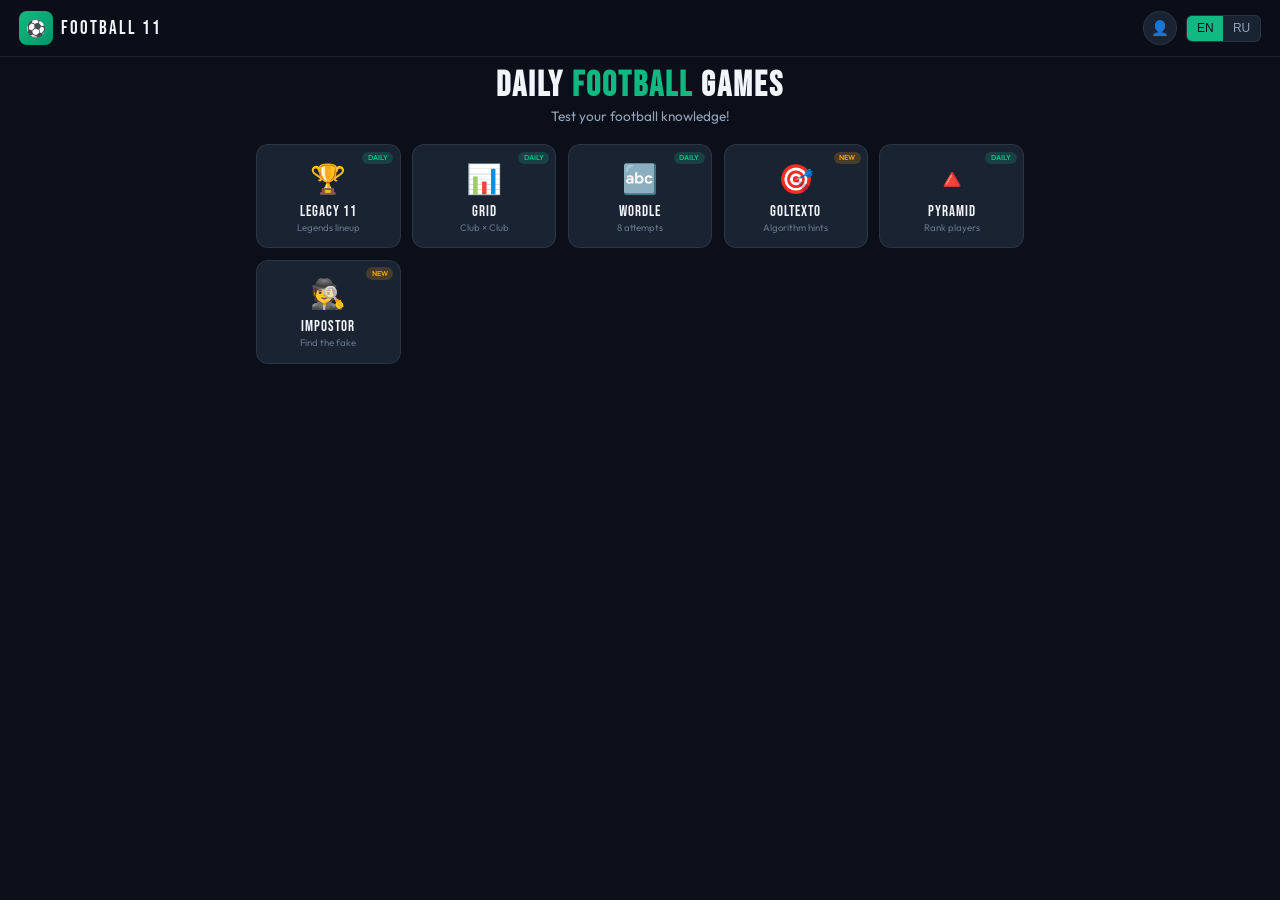
<file: football-games_2.html>
<!DOCTYPE html>
<html lang="en">
<head>
    <meta charset="UTF-8">
    <meta name="viewport" content="width=device-width, initial-scale=1.0">
    <title>Football 11 - Daily Football Games</title>
    <link href="https://fonts.googleapis.com/css2?family=Bebas+Neue&family=Outfit:wght@400;500;600&display=swap" rel="stylesheet">
    <style>
        :root{--bg:#0a0f1a;--bg2:#1a2332;--bg3:#243044;--green:#10b981;--gold:#f59e0b;--blue:#3b82f6;--red:#ef4444;--cyan:#06b6d4;--text:#f1f5f9;--text2:#94a3b8;--text3:#64748b;--border:rgba(255,255,255,0.08)}
        *{margin:0;padding:0;box-sizing:border-box}body{font-family:'Outfit',sans-serif;background:var(--bg);color:var(--text);min-height:100vh}
        header{position:fixed;top:0;left:0;right:0;z-index:100;padding:.7rem 1.2rem;display:flex;justify-content:space-between;align-items:center;border-bottom:1px solid var(--border);backdrop-filter:blur(10px);background:rgba(10,15,26,.95)}
        .logo{display:flex;align-items:center;gap:.5rem;cursor:pointer}.logo-icon{width:34px;height:34px;background:linear-gradient(135deg,#10b981,#059669);border-radius:8px;display:flex;align-items:center;justify-content:center;font-size:1rem}.logo-text{font-family:'Bebas Neue',sans-serif;font-size:1.2rem;letter-spacing:2px}
        .header-r{display:flex;align-items:center;gap:.6rem}.profile-btn{width:34px;height:34px;background:var(--bg2);border:1px solid var(--border);border-radius:50%;display:flex;align-items:center;justify-content:center;cursor:pointer;font-size:.9rem}.profile-btn:hover{background:var(--green)}
        .lang-sw{display:flex;background:var(--bg2);border-radius:6px;overflow:hidden;border:1px solid var(--border)}.lang-btn{padding:.35rem .6rem;background:transparent;border:none;color:var(--text2);font-size:.75rem;cursor:pointer}.lang-btn.active{background:var(--green);color:var(--bg)}
        main{max-width:800px;margin:0 auto;padding:4rem 1rem 2rem}.page{display:none}.page.active{display:block}
        .hero{text-align:center;margin-bottom:1.2rem}.hero h1{font-family:'Bebas Neue',sans-serif;font-size:clamp(1.6rem,4vw,2.2rem);letter-spacing:2px}.hero h1 span{color:var(--green)}.hero p{color:var(--text2);font-size:.85rem}
        .games-grid{display:grid;grid-template-columns:repeat(auto-fill,minmax(140px,1fr));gap:.7rem}
        .game-card{background:var(--bg2);border-radius:12px;padding:.9rem;border:1px solid var(--border);cursor:pointer;transition:.3s;position:relative;text-align:center}.game-card:hover{transform:translateY(-3px);box-shadow:0 8px 25px rgba(0,0,0,.3)}
        .game-icon{font-size:1.8rem;margin-bottom:.4rem}.game-title{font-family:'Bebas Neue',sans-serif;font-size:.95rem;letter-spacing:1px}.game-sub{font-size:.6rem;color:var(--text3)}
        .badge{position:absolute;top:.4rem;right:.4rem;padding:.12rem .35rem;border-radius:8px;font-size:.45rem;font-weight:600;text-transform:uppercase}.badge-d{background:rgba(16,185,129,.2);color:var(--green)}.badge-n{background:rgba(245,158,11,.2);color:var(--gold)}
        .game-container{max-width:500px;margin:0 auto}
        .back-btn{display:inline-flex;align-items:center;gap:.3rem;padding:.45rem .9rem;background:var(--bg2);border:1px solid var(--border);border-radius:7px;color:var(--text2);font-size:.8rem;cursor:pointer;margin-bottom:.9rem}.back-btn:hover{background:var(--bg3);color:var(--text)}
        .intro{background:linear-gradient(135deg,var(--bg2),var(--bg));border-radius:14px;padding:1.3rem;margin-bottom:1.3rem;border:1px solid var(--border);text-align:center}
        .intro-icon{font-size:2.5rem;margin-bottom:.6rem}.intro h1{font-family:'Bebas Neue',sans-serif;font-size:1.6rem;letter-spacing:2px;margin-bottom:.4rem}
        .intro-rules{background:var(--bg);border-radius:9px;padding:.9rem;margin:.9rem 0;text-align:left}.intro-rules h3{font-size:.8rem;color:var(--green);margin-bottom:.4rem}.intro-rules ul{list-style:none;font-size:.75rem;color:var(--text2)}.intro-rules li{padding:.25rem 0;padding-left:1rem;position:relative}.intro-rules li::before{content:'•';position:absolute;left:0;color:var(--green)}
        .start-btn{padding:.8rem 1.8rem;background:linear-gradient(135deg,#10b981,#059669);border:none;border-radius:9px;color:white;font-family:'Bebas Neue',sans-serif;font-size:1.1rem;letter-spacing:2px;cursor:pointer;margin-top:.4rem}.start-btn:hover{transform:scale(1.05)}
        .board{background:var(--bg2);border-radius:11px;padding:.9rem;border:1px solid var(--border);margin-bottom:.9rem}
        .score-box{text-align:center;padding:.6rem;background:var(--bg);border-radius:7px;margin-bottom:.9rem}.score-val{font-family:'Bebas Neue',sans-serif;font-size:1.8rem;color:var(--green)}.score-lbl{font-size:.7rem;color:var(--text3)}
        .btn{padding:.55rem 1.1rem;border-radius:7px;font-size:.8rem;font-weight:500;cursor:pointer;border:none}.btn-p{background:linear-gradient(135deg,#10b981,#059669);color:white}.btn-s{background:var(--bg2);border:1px solid var(--border);color:var(--text2)}.btn-ig{background:linear-gradient(45deg,#f09433,#e6683c,#dc2743,#cc2366,#bc1888);color:white}.btn:hover{transform:translateY(-2px)}
        .controls{display:flex;justify-content:center;gap:.6rem;flex-wrap:wrap;margin-top:.9rem}
        .input{width:100%;padding:.8rem;background:var(--bg);border:1px solid var(--border);border-radius:7px;color:var(--text);font-size:.9rem;outline:none}.input:focus{border-color:var(--green)}
        .ac-wrap{position:relative;margin-bottom:.9rem}.ac-list{position:absolute;top:100%;left:0;right:0;background:var(--bg2);border:1px solid var(--border);border-radius:7px;margin-top:.3rem;max-height:160px;overflow-y:auto;z-index:50;display:none}.ac-list.show{display:block}.ac-item{padding:.5rem .8rem;cursor:pointer;display:flex;align-items:center;gap:.5rem;border-bottom:1px solid var(--border);font-size:.8rem}.ac-item:hover{background:var(--bg3)}.ac-item:last-child{border-bottom:none}
        .leg-form{display:flex;flex-direction:column;gap:.4rem}.leg-row{display:flex;justify-content:center;gap:.35rem}.leg-slot{width:50px;height:62px;background:var(--bg);border:2px dashed var(--border);border-radius:7px;display:flex;flex-direction:column;align-items:center;justify-content:center;cursor:pointer}.leg-slot.filled{border-style:solid;border-color:var(--green);background:rgba(16,185,129,.1)}.leg-slot.active{border-color:var(--gold);box-shadow:0 0 10px rgba(245,158,11,.3)}.leg-slot .fl{font-size:1.1rem}.leg-slot .cn{font-size:.4rem;color:var(--text3)}.leg-slot .pn{font-size:.35rem;color:var(--green);max-width:45px;overflow:hidden;text-overflow:ellipsis;white-space:nowrap}
        .grid-b{display:grid;grid-template-columns:50px repeat(3,1fr);grid-template-rows:35px repeat(3,58px);gap:2px}.grid-h{background:var(--bg);display:flex;align-items:center;justify-content:center;font-size:.5rem;color:var(--text2);text-align:center;padding:.2rem;border-radius:4px}.grid-h.corner{background:transparent}.grid-c{background:var(--bg);border-radius:4px;display:flex;align-items:center;justify-content:center;cursor:pointer;font-size:.55rem;text-align:center}.grid-c:hover{background:var(--bg3)}.grid-c.filled{background:rgba(16,185,129,.15);cursor:default}
        .word-b{display:flex;flex-direction:column;gap:.25rem}.word-r{display:grid;grid-template-columns:repeat(6,1fr);gap:.25rem}.word-c{background:var(--bg);border-radius:4px;padding:.25rem;text-align:center;min-height:34px;display:flex;flex-direction:column;align-items:center;justify-content:center}.word-c.correct{background:rgba(16,185,129,.3)}.word-c.partial{background:rgba(245,158,11,.3)}.word-c.wrong{background:rgba(239,68,68,.2)}.word-c .lbl{font-size:.35rem;color:var(--text3)}.word-c .val{font-size:.45rem;font-weight:600}
        .golt-sc{font-family:'Bebas Neue',sans-serif;font-size:3.5rem}.golt-sc.hot{color:var(--red)}.golt-sc.warm{color:var(--gold)}.golt-sc.cold{color:var(--blue)}.golt-bar{height:7px;background:var(--bg);border-radius:4px;overflow:hidden;margin:.8rem 0}.golt-fill{height:100%;background:linear-gradient(90deg,var(--blue),var(--gold),var(--red))}.golt-g{max-height:130px;overflow-y:auto}.golt-guess{display:flex;justify-content:space-between;padding:.35rem .5rem;background:var(--bg);border-radius:5px;margin-bottom:.25rem;font-size:.75rem}
        .pyr-cat{text-align:center;font-family:'Bebas Neue',sans-serif;font-size:1rem;color:var(--gold);margin-bottom:.8rem}.pyr-player{background:var(--bg);border-radius:7px;padding:.8rem;text-align:center;margin-bottom:.8rem}.pyr-name{font-family:'Bebas Neue',sans-serif;font-size:1.2rem}.pyr-team{font-size:.75rem;color:var(--text3)}.pyr-board{display:flex;flex-direction:column;align-items:center;gap:.25rem}.pyr-row{display:flex;gap:.25rem}.pyr-slot{width:62px;height:36px;background:var(--bg);border:2px dashed var(--border);border-radius:5px;display:flex;align-items:center;justify-content:center;font-size:.5rem;cursor:pointer}.pyr-slot.filled{border-style:solid;background:rgba(16,185,129,.1);border-color:var(--green)}
        .imp-cat{text-align:center;font-family:'Bebas Neue',sans-serif;font-size:.9rem;color:var(--cyan);margin-bottom:.8rem;padding:.6rem;background:var(--bg);border-radius:7px}.imp-grid{display:grid;grid-template-columns:repeat(3,1fr);gap:.35rem}.imp-card{background:var(--bg);border-radius:7px;padding:.5rem;text-align:center;cursor:pointer;border:2px solid transparent}.imp-card:hover{background:var(--bg3)}.imp-card.selected{border-color:var(--cyan);background:rgba(6,182,212,.1)}.imp-card.correct{background:rgba(16,185,129,.2);border-color:var(--green)}.imp-card.wrong{background:rgba(239,68,68,.2);border-color:var(--red)}.imp-card .fl{font-size:1.3rem}.imp-card .nm{font-size:.6rem;margin-top:.2rem}
        .profile-h{text-align:center;padding:1.2rem;background:linear-gradient(135deg,var(--bg2),var(--bg));border-radius:14px;margin-bottom:1.2rem;border:1px solid var(--border)}.avatar{width:70px;height:70px;background:linear-gradient(135deg,#10b981,#059669);border-radius:50%;display:flex;align-items:center;justify-content:center;font-size:2.2rem;margin:0 auto .8rem}.profile-name{font-family:'Bebas Neue',sans-serif;font-size:1.3rem}.profile-stats{display:grid;grid-template-columns:repeat(3,1fr);gap:.8rem;margin-top:.8rem}.p-stat{text-align:center}.p-stat-v{font-family:'Bebas Neue',sans-serif;font-size:1.5rem;color:var(--green)}.p-stat-l{font-size:.65rem;color:var(--text3)}
        .lb{background:var(--bg2);border-radius:11px;padding:.9rem;border:1px solid var(--border)}.lb-title{font-family:'Bebas Neue',sans-serif;font-size:1.1rem;margin-bottom:.8rem}.lb-item{display:flex;align-items:center;gap:.6rem;padding:.5rem;background:var(--bg);border-radius:7px;margin-bottom:.35rem}.lb-item.me{background:rgba(16,185,129,.1);border:1px solid var(--green)}.lb-rank{width:25px;height:25px;border-radius:50%;display:flex;align-items:center;justify-content:center;font-family:'Bebas Neue',sans-serif;font-size:.8rem}.lb-rank.g{background:linear-gradient(135deg,#f59e0b,#d97706)}.lb-rank.s{background:linear-gradient(135deg,#9ca3af,#6b7280)}.lb-rank.b{background:linear-gradient(135deg,#d97706,#92400e)}.lb-rank.n{background:var(--bg2)}.lb-name{flex:1;font-size:.8rem}.lb-score{font-family:'Bebas Neue',sans-serif;font-size:1rem;color:var(--green)}
        .modal-o{position:fixed;inset:0;background:rgba(0,0,0,.85);display:none;align-items:center;justify-content:center;z-index:200;padding:1rem}.modal-o.show{display:flex}.modal{background:var(--bg2);border-radius:14px;padding:1.3rem;max-width:300px;width:100%;text-align:center;border:1px solid var(--border)}.modal h2{font-family:'Bebas Neue',sans-serif;font-size:1.3rem;margin-bottom:.4rem}
        .share-card{background:linear-gradient(135deg,#0a0f1a,#1a2332);border-radius:14px;padding:1.2rem;margin-bottom:.8rem;border:2px solid var(--green)}.share-game{font-size:.75rem;color:var(--green)}.share-title{font-family:'Bebas Neue',sans-serif;font-size:1.1rem}.share-score{font-family:'Bebas Neue',sans-serif;font-size:3rem;color:var(--green)}.share-lbl{font-size:.7rem;color:var(--text3)}.share-site{font-size:.65rem;color:var(--text2);margin-top:.6rem}
        .modal p{color:var(--text2);margin-bottom:.8rem;font-size:.85rem}.modal-btns{display:flex;flex-direction:column;gap:.4rem}
        @media(max-width:450px){.games-grid{grid-template-columns:repeat(2,1fr)}.leg-slot{width:42px;height:54px}.grid-b{grid-template-columns:42px repeat(3,1fr)}.pyr-slot{width:52px;height:32px;font-size:.45rem}}
    </style>
</head>
<body>
<header>
    <div class="logo" onclick="showPage('home')"><div class="logo-icon">⚽</div><span class="logo-text">FOOTBALL 11</span></div>
    <div class="header-r"><div class="profile-btn" onclick="showPage('profile')">👤</div><div class="lang-sw"><button class="lang-btn active" data-lang="en">EN</button><button class="lang-btn" data-lang="ru">RU</button></div></div>
</header>
<main>
    <div id="page-home" class="page active">
        <section class="hero"><h1 id="t-h1">DAILY <span>FOOTBALL</span> GAMES</h1><p id="t-hd">Test your football knowledge!</p></section>
        <div class="games-grid">
            <div class="game-card" onclick="showPage('legacy')"><span class="badge badge-d">Daily</span><div class="game-icon">🏆</div><div class="game-title">LEGACY 11</div><div class="game-sub" id="t-ls">Legends lineup</div></div>
            <div class="game-card" onclick="showPage('grid')"><span class="badge badge-d">Daily</span><div class="game-icon">📊</div><div class="game-title">GRID</div><div class="game-sub" id="t-gs">Club × Club</div></div>
            <div class="game-card" onclick="showPage('wordle')"><span class="badge badge-d">Daily</span><div class="game-icon">🔤</div><div class="game-title">WORDLE</div><div class="game-sub" id="t-ws">8 attempts</div></div>
            <div class="game-card" onclick="showPage('goltexto')"><span class="badge badge-n">New</span><div class="game-icon">🎯</div><div class="game-title">GOLTEXTO</div><div class="game-sub" id="t-gos">Algorithm hints</div></div>
            <div class="game-card" onclick="showPage('pyramid')"><span class="badge badge-d">Daily</span><div class="game-icon">🔺</div><div class="game-title">PYRAMID</div><div class="game-sub" id="t-ps">Rank players</div></div>
            <div class="game-card" onclick="showPage('impostor')"><span class="badge badge-n">New</span><div class="game-icon">🕵️</div><div class="game-title">IMPOSTOR</div><div class="game-sub" id="t-is">Find the fake</div></div>
        </div>
    </div>
    <div id="page-profile" class="page">
        <button class="back-btn" onclick="showPage('home')">← Back</button>
        <div class="profile-h"><div class="avatar">⚽</div><div class="profile-name">PLAYER</div><div class="profile-stats"><div class="p-stat"><div class="p-stat-v" id="s-g">0</div><div class="p-stat-l">Games</div></div><div class="p-stat"><div class="p-stat-v" id="s-w">0</div><div class="p-stat-l">Wins</div></div><div class="p-stat"><div class="p-stat-v" id="s-s">0</div><div class="p-stat-l">Streak🔥</div></div></div></div>
        <div class="lb"><div class="lb-title">🏆 LEADERBOARD</div><div id="lb-list"></div></div>
    </div>
    <div id="page-legacy" class="page">
        <button class="back-btn" onclick="showPage('home')">← Back</button>
        <div class="game-container">
            <div class="intro" id="leg-i"><div class="intro-icon">🏆</div><h1>LEGACY 11</h1><div class="intro-rules"><h3>📋 How to Play</h3><ul><li>Build a starting 11 using LEGENDARY players</li><li>Each player must be from a different country</li><li>Countries appear in random order</li><li>Complete the full lineup to win!</li></ul></div><button class="start-btn" onclick="startLeg()">START GAME</button></div>
            <div id="leg-g" style="display:none"><div class="score-box"><div class="score-val" id="leg-sc">0/11</div><div class="score-lbl">Legends Added</div></div><div class="board"><div class="leg-form" id="leg-f"></div></div><div class="ac-wrap"><input class="input" id="leg-in" placeholder="Search legend..."><div class="ac-list" id="leg-ac"></div></div><div class="controls"><button class="btn btn-s" onclick="resetLeg()">New Game</button></div></div>
        </div>
    </div>
    <div id="page-grid" class="page">
        <button class="back-btn" onclick="showPage('home')">← Back</button>
        <div class="game-container">
            <div class="intro" id="grid-i"><div class="intro-icon">📊</div><h1>FOOTBALL GRID</h1><div class="intro-rules"><h3>📋 How to Play</h3><ul><li>Find players who played for BOTH clubs</li><li>Rows and columns show different teams</li><li>You have 9 guesses total</li><li>Fill all 9 cells to win!</li></ul></div><button class="start-btn" onclick="startGrid()">START GAME</button></div>
            <div id="grid-g" style="display:none"><div class="score-box"><div class="score-val" id="grid-sc">9</div><div class="score-lbl">Guesses Left</div></div><div class="board"><div class="grid-b" id="grid-b"></div></div><div class="ac-wrap" id="grid-iw" style="display:none"><input class="input" id="grid-in" placeholder="Search player..."><div class="ac-list" id="grid-ac"></div></div><div class="controls"><button class="btn btn-s" onclick="resetGrid()">New Game</button></div></div>
        </div>
    </div>
    <div id="page-wordle" class="page">
        <button class="back-btn" onclick="showPage('home')">← Back</button>
        <div class="game-container">
            <div class="intro" id="word-i"><div class="intro-icon">🔤</div><h1>FOOTBALL WORDLE</h1><div class="intro-rules"><h3>📋 How to Play</h3><ul><li>Guess the mystery player in 8 attempts</li><li>🟢 Green = correct attribute</li><li>🟡 Yellow = close (age ±2)</li><li>🔴 Red = wrong attribute</li></ul></div><button class="start-btn" onclick="startWord()">START GAME</button></div>
            <div id="word-g" style="display:none"><div class="score-box"><div class="score-val" id="word-at">8</div><div class="score-lbl">Attempts Left</div></div><div class="board"><div class="word-b" id="word-b"></div></div><div class="ac-wrap"><input class="input" id="word-in" placeholder="Search player..."><div class="ac-list" id="word-ac"></div></div><div class="controls"><button class="btn btn-s" onclick="resetWord()">New Game</button></div></div>
        </div>
    </div>
    <div id="page-goltexto" class="page">
        <button class="back-btn" onclick="showPage('home')">← Back</button>
        <div class="game-container">
            <div class="intro" id="golt-i"><div class="intro-icon">🎯</div><h1>GOLTEXTO</h1><div class="intro-rules"><h3>📋 How to Play</h3><ul><li>Guess the secret player</li><li>Algorithm shows closeness (0-1000)</li><li>🔴 Hot = close, 🔵 Cold = far</li><li>Unlimited guesses - get 1000!</li></ul></div><button class="start-btn" onclick="startGolt()">START GAME</button></div>
            <div id="golt-g" style="display:none"><div class="score-box"><div class="golt-sc" id="golt-s">0</div><div class="golt-bar"><div class="golt-fill" id="golt-f" style="width:0%"></div></div><div class="score-lbl">Best Score</div></div><div class="board"><div class="golt-g" id="golt-gu"></div></div><div class="ac-wrap"><input class="input" id="golt-in" placeholder="Search player..."><div class="ac-list" id="golt-ac"></div></div><div class="controls"><button class="btn btn-s" onclick="resetGolt()">New Game</button></div></div>
        </div>
    </div>
    <div id="page-pyramid" class="page">
        <button class="back-btn" onclick="showPage('home')">← Back</button>
        <div class="game-container">
            <div class="intro" id="pyr-i"><div class="intro-icon">🔺</div><h1>PYRAMID</h1><div class="intro-rules"><h3>📋 How to Play</h3><ul><li>Rank 10 players by category</li><li>Top = highest, Bottom = lowest</li><li>Players appear one by one</li><li>Place in correct position!</li></ul></div><button class="start-btn" onclick="startPyr()">START GAME</button></div>
            <div id="pyr-g" style="display:none"><div class="pyr-cat" id="pyr-c"></div><div class="pyr-player" id="pyr-p"></div><div class="board"><div class="pyr-board" id="pyr-b"></div></div><div class="controls"><button class="btn btn-p" onclick="subPyr()">Submit</button><button class="btn btn-s" onclick="resetPyr()">New</button></div></div>
        </div>
    </div>
    <div id="page-impostor" class="page">
        <button class="back-btn" onclick="showPage('home')">← Back</button>
        <div class="game-container">
            <div class="intro" id="imp-i"><div class="intro-icon">🕵️</div><h1>IMPOSTOR</h1><div class="intro-rules"><h3>📋 How to Play</h3><ul><li>Category shown (e.g. "Barcelona")</li><li>Select ALL matching players</li><li>Avoid impostors!</li><li>Wrong pick = game over!</li></ul></div><button class="start-btn" onclick="startImp()">START GAME</button></div>
            <div id="imp-g" style="display:none"><div class="imp-cat" id="imp-c"></div><div class="board"><div class="imp-grid" id="imp-gr"></div></div><div style="text-align:center;font-size:.8rem;color:var(--text2);margin:.6rem 0">Selected: <span id="imp-sel">0</span>/<span id="imp-tot">0</span></div><div class="controls"><button class="btn btn-p" onclick="subImp()">Submit</button><button class="btn btn-s" onclick="resetImp()">New</button></div></div>
        </div>
    </div>
</main>
<div class="modal-o" id="modal-o">
    <div class="modal">
        <h2 id="m-t">🎉</h2>
        <div class="share-card"><div class="share-game" id="sh-g">GAME</div><div class="share-title">MY RESULT</div><div class="share-score" id="sh-s">0</div><div class="share-lbl" id="sh-l"></div><div class="share-site">⚽ football11.com</div></div>
        <p id="m-m"></p>
        <div class="modal-btns"><button class="btn btn-ig" onclick="shareIG()">📸 Share to Instagram</button><button class="btn btn-p" onclick="closeModal()">Play Again</button></div>
    </div>
</div>
<script>
const legends=[{name:"Pelé",country:"Brazil",flag:"🇧🇷",team:"Santos",goals:757,trophies:26,rating:98},{name:"Maradona",country:"Argentina",flag:"🇦🇷",team:"Napoli",goals:345,trophies:11,rating:97},{name:"Cruyff",country:"Netherlands",flag:"🇳🇱",team:"Barcelona",goals:401,trophies:21,rating:96},{name:"Beckenbauer",country:"Germany",flag:"🇩🇪",team:"Bayern",goals:111,trophies:23,rating:95},{name:"Zidane",country:"France",flag:"🇫🇷",team:"Real Madrid",goals:156,trophies:16,rating:96},{name:"Ronaldinho",country:"Brazil",flag:"🇧🇷",team:"Barcelona",goals:266,trophies:18,rating:94},{name:"Henry",country:"France",flag:"🇫🇷",team:"Arsenal",goals:411,trophies:17,rating:93},{name:"Maldini",country:"Italy",flag:"🇮🇹",team:"AC Milan",goals:40,trophies:26,rating:94},{name:"Best",country:"N.Ireland",flag:"🇬🇧",team:"Man United",goals:205,trophies:7,rating:91},{name:"Di Stéfano",country:"Spain",flag:"🇪🇸",team:"Real Madrid",goals:418,trophies:22,rating:96},{name:"Eusébio",country:"Portugal",flag:"🇵🇹",team:"Benfica",goals:473,trophies:15,rating:94},{name:"Platini",country:"France",flag:"🇫🇷",team:"Juventus",goals:353,trophies:15,rating:94},{name:"Van Basten",country:"Netherlands",flag:"🇳🇱",team:"AC Milan",goals:300,trophies:13,rating:95},{name:"G.Müller",country:"Germany",flag:"🇩🇪",team:"Bayern",goals:735,trophies:16,rating:95},{name:"Charlton",country:"England",flag:"🏴󠁧󠁢󠁥󠁮󠁧󠁿",team:"Man United",goals:303,trophies:10,rating:93},{name:"R9",country:"Brazil",flag:"🇧🇷",team:"Real Madrid",goals:414,trophies:18,rating:96},{name:"Puskás",country:"Hungary",flag:"🇭🇺",team:"Real Madrid",goals:746,trophies:15,rating:95},{name:"Matthäus",country:"Germany",flag:"🇩🇪",team:"Bayern",goals:227,trophies:21,rating:93},{name:"Iniesta",country:"Spain",flag:"🇪🇸",team:"Barcelona",goals:89,trophies:37,rating:93},{name:"Xavi",country:"Spain",flag:"🇪🇸",team:"Barcelona",goals:115,trophies:33,rating:93},{name:"Kaká",country:"Brazil",flag:"🇧🇷",team:"AC Milan",goals:181,trophies:14,rating:92},{name:"Beckham",country:"England",flag:"🏴󠁧󠁢󠁥󠁮󠁧󠁿",team:"Man United",goals:127,trophies:19,rating:89},{name:"Bergkamp",country:"Netherlands",flag:"🇳🇱",team:"Arsenal",goals:194,trophies:10,rating:91},{name:"Rivaldo",country:"Brazil",flag:"🇧🇷",team:"Barcelona",goals:307,trophies:15,rating:92},{name:"Hagi",country:"Romania",flag:"🇷🇴",team:"Real Madrid",goals:276,trophies:16,rating:90}];
const players=[{name:"Cristiano Ronaldo",clubs:["Man United","Real Madrid","Juventus"],country:"Portugal",flag:"🇵🇹",position:"Forward",age:39,team:"Al-Nassr"},{name:"Zlatan",clubs:["Barcelona","PSG","AC Milan","Inter","Man United","Juventus"],country:"Sweden",flag:"🇸🇪",position:"Forward",age:42,team:"AC Milan"},{name:"Beckham",clubs:["Man United","Real Madrid","PSG","AC Milan"],country:"England",flag:"🏴󠁧󠁢󠁥󠁮󠁧󠁿",position:"Midfielder",age:49,team:"Man United"},{name:"Henry",clubs:["Arsenal","Barcelona"],country:"France",flag:"🇫🇷",position:"Forward",age:47,team:"Arsenal"},{name:"Eto'o",clubs:["Barcelona","Inter","Chelsea"],country:"Cameroon",flag:"🇨🇲",position:"Forward",age:43,team:"Barcelona"},{name:"Ronaldinho",clubs:["Barcelona","PSG","AC Milan"],country:"Brazil",flag:"🇧🇷",position:"Forward",age:44,team:"Barcelona"},{name:"Suárez",clubs:["Liverpool","Barcelona","Atlético"],country:"Uruguay",flag:"🇺🇾",position:"Forward",age:37,team:"Inter Miami"},{name:"Griezmann",clubs:["Atlético","Barcelona"],country:"France",flag:"🇫🇷",position:"Forward",age:33,team:"Atlético"},{name:"Neymar",clubs:["Barcelona","PSG"],country:"Brazil",flag:"🇧🇷",position:"Forward",age:32,team:"Al-Hilal"},{name:"Mbappé",clubs:["PSG","Real Madrid"],country:"France",flag:"🇫🇷",position:"Forward",age:25,team:"Real Madrid"},{name:"Fàbregas",clubs:["Arsenal","Barcelona","Chelsea"],country:"Spain",flag:"🇪🇸",position:"Midfielder",age:37,team:"Chelsea"},{name:"Van Persie",clubs:["Arsenal","Man United"],country:"Netherlands",flag:"🇳🇱",position:"Forward",age:41,team:"Man United"},{name:"Owen",clubs:["Liverpool","Real Madrid","Man United"],country:"England",flag:"🏴󠁧󠁢󠁥󠁮󠁧󠁿",position:"Forward",age:45,team:"Liverpool"},{name:"Sánchez",clubs:["Barcelona","Arsenal","Man United","Inter"],country:"Chile",flag:"🇨🇱",position:"Forward",age:35,team:"Marseille"},{name:"Tevez",clubs:["Man United","Man City","Juventus"],country:"Argentina",flag:"🇦🇷",position:"Forward",age:40,team:"Boca"},{name:"Kaká",clubs:["AC Milan","Real Madrid"],country:"Brazil",flag:"🇧🇷",position:"Midfielder",age:42,team:"AC Milan"},{name:"Seedorf",clubs:["AC Milan","Real Madrid","Inter"],country:"Netherlands",flag:"🇳🇱",position:"Midfielder",age:48,team:"AC Milan"},{name:"Davids",clubs:["Juventus","Barcelona","Inter","AC Milan"],country:"Netherlands",flag:"🇳🇱",position:"Midfielder",age:51,team:"Juventus"},{name:"Vieira",clubs:["Arsenal","Juventus","Inter","Man City"],country:"France",flag:"🇫🇷",position:"Midfielder",age:48,team:"Arsenal"},{name:"A.Cole",clubs:["Arsenal","Chelsea"],country:"England",flag:"🏴󠁧󠁢󠁥󠁮󠁧󠁿",position:"Defender",age:43,team:"Chelsea"},{name:"Haaland",clubs:["Man City"],country:"Norway",flag:"🇳🇴",position:"Forward",age:24,team:"Man City"},{name:"Vinícius",clubs:["Real Madrid"],country:"Brazil",flag:"🇧🇷",position:"Forward",age:24,team:"Real Madrid"},{name:"Bellingham",clubs:["Real Madrid"],country:"England",flag:"🏴󠁧󠁢󠁥󠁮󠁧󠁿",position:"Midfielder",age:21,team:"Real Madrid"},{name:"Messi",clubs:["Barcelona","PSG","Inter Miami"],country:"Argentina",flag:"🇦🇷",position:"Forward",age:37,team:"Inter Miami"},{name:"Salah",clubs:["Liverpool"],country:"Egypt",flag:"🇪🇬",position:"Forward",age:32,team:"Liverpool"},{name:"Lewandowski",clubs:["Bayern","Barcelona"],country:"Poland",flag:"🇵🇱",position:"Forward",age:36,team:"Barcelona"},{name:"De Bruyne",clubs:["Man City","Chelsea"],country:"Belgium",flag:"🇧🇪",position:"Midfielder",age:33,team:"Man City"},{name:"Kane",clubs:["Tottenham","Bayern"],country:"England",flag:"🏴󠁧󠁢󠁥󠁮󠁧󠁿",position:"Forward",age:31,team:"Bayern"},{name:"Modrić",clubs:["Real Madrid","Tottenham"],country:"Croatia",flag:"🇭🇷",position:"Midfielder",age:39,team:"Real Madrid"}];
const clubs=["Real Madrid","Barcelona","Man United","Liverpool","Chelsea","Arsenal","Man City","Bayern","PSG","Juventus","AC Milan","Inter","Atlético","Tottenham"];
let stats=JSON.parse(localStorage.getItem('f11'))||{g:0,w:0,s:0};const lb=[{n:"CR7_Fan",s:2450},{n:"MessiGOAT",s:2380},{n:"FootballKing",s:2250},{n:"ZizouMagic",s:2100},{n:"R9Legend",s:1980},{n:"HaalandBeast",s:1850},{n:"TikiTaka",s:1720},{n:"PremierPro",s:1650}];
function save(){localStorage.setItem('f11',JSON.stringify(stats))}
function updateProf(){document.getElementById('s-g').textContent=stats.g;document.getElementById('s-w').textContent=stats.w;document.getElementById('s-s').textContent=stats.s;const my=stats.w*100+stats.s*50;let all=[...lb,{n:'YOU',s:my,me:1}].sort((a,b)=>b.s-a.s);document.getElementById('lb-list').innerHTML=all.slice(0,8).map((p,i)=>`<div class="lb-item ${p.me?'me':''}"><div class="lb-rank ${i<1?'g':i<2?'s':i<3?'b':'n'}">${i+1}</div><div class="lb-name">${p.n}</div><div class="lb-score">${p.s}</div></div>`).join('')}
function showPage(id){document.querySelectorAll('.page').forEach(p=>p.classList.remove('active'));document.getElementById('page-'+id).classList.add('active');if(id==='profile')updateProf();window.scrollTo(0,0)}
function setupAC(inId,listId,data,onSel,filter){const inp=document.getElementById(inId),list=document.getElementById(listId);inp.oninput=()=>{const q=inp.value.toLowerCase().trim();if(q.length<2){list.classList.remove('show');return}let f=data.filter(p=>p.name.toLowerCase().includes(q));if(filter)f=f.filter(filter);f=f.slice(0,5);if(!f.length){list.classList.remove('show');return}list.innerHTML=f.map(p=>`<div class="ac-item" data-n="${p.name}"><span style="font-size:1.1rem">${p.flag}</span><div><div style="font-weight:500">${p.name}</div><div style="font-size:.7rem;color:var(--text3)">${p.team||''}</div></div></div>`).join('');list.classList.add('show');list.querySelectorAll('.ac-item').forEach(item=>{item.onclick=()=>{onSel(data.find(p=>p.name===item.dataset.n));inp.value='';list.classList.remove('show')}})};inp.onblur=()=>setTimeout(()=>list.classList.remove('show'),200)}
let lastG='',lastS='';function showModal(t,g,s,l,m){lastG=g;lastS=s;document.getElementById('m-t').textContent=t;document.getElementById('sh-g').textContent=g;document.getElementById('sh-s').textContent=s;document.getElementById('sh-l').textContent=l;document.getElementById('m-m').textContent=m;document.getElementById('modal-o').classList.add('show')}
function closeModal(){document.getElementById('modal-o').classList.remove('show')}
function shareIG(){const c=document.createElement('canvas');c.width=400;c.height=500;const x=c.getContext('2d');const gr=x.createLinearGradient(0,0,400,500);gr.addColorStop(0,'#0a0f1a');gr.addColorStop(1,'#1a2332');x.fillStyle=gr;x.fillRect(0,0,400,500);x.strokeStyle='#10b981';x.lineWidth=4;x.beginPath();x.roundRect(10,10,380,480,16);x.stroke();x.fillStyle='#10b981';x.font='20px Outfit';x.textAlign='center';x.fillText(lastG,200,80);x.fillStyle='#f1f5f9';x.font='30px Bebas Neue';x.fillText('MY RESULT',200,140);x.fillStyle='#10b981';x.font='bold 100px Bebas Neue';x.fillText(lastS,200,280);x.fillStyle='#64748b';x.font='18px Outfit';x.fillText('⚽ football11.com',200,450);const a=document.createElement('a');a.download='football11.png';a.href=c.toDataURL();a.click();alert('Image downloaded! Add to Instagram Stories.')}
// Legacy
let legG={c:[],f:{},sl:0};function startLeg(){document.getElementById('leg-i').style.display='none';document.getElementById('leg-g').style.display='block';initLeg()}function resetLeg(){initLeg()}
function initLeg(){const all=[...new Set(legends.map(p=>p.country))].sort(()=>Math.random()-.5).slice(0,11);legG={c:all,f:{},sl:0};renderLeg();setupAC('leg-in','leg-ac',legends,selLeg,p=>legG.c.includes(p.country)&&!Object.values(legG.f).some(x=>x.name===p.name))}
function renderLeg(){const rows=[[0],[1,2,3,4],[5,6,7],[8,9,10]];document.getElementById('leg-f').innerHTML=rows.map(r=>`<div class="leg-row">${r.map(i=>{const c=legG.c[i],p=legG.f[i],fl=legends.find(x=>x.country===c)?.flag||'🏳️';return`<div class="leg-slot ${p?'filled':''} ${legG.sl===i?'active':''}" onclick="selLegSl(${i})"><span class="fl">${fl}</span><span class="cn">${c}</span>${p?`<span class="pn">${p.name}</span>`:''}</div>`}).join('')}</div>`).join('');document.getElementById('leg-sc').textContent=`${Object.keys(legG.f).length}/11`}
function selLegSl(i){if(!legG.f[i]){legG.sl=i;renderLeg();document.getElementById('leg-in').focus()}}
function selLeg(p){const idx=legG.c.findIndex((c,i)=>c===p.country&&!legG.f[i]);if(idx===-1)return;legG.f[idx]=p;legG.sl=legG.c.findIndex((c,i)=>!legG.f[i]);renderLeg();if(Object.keys(legG.f).length===11){stats.g++;stats.w++;stats.s++;save();showModal('🎉 You Won!','LEGACY 11','11/11','Legends','')}}
// Grid
let gridG={r:[],cl:[],ce:Array(9).fill(null),gu:9,ac:null};function startGrid(){document.getElementById('grid-i').style.display='none';document.getElementById('grid-g').style.display='block';initGrid()}function resetGrid(){initGrid()}
function initGrid(){const sh=[...clubs].sort(()=>Math.random()-.5);gridG={r:sh.slice(0,3),cl:sh.slice(3,6),ce:Array(9).fill(null),gu:9,ac:null};renderGrid();document.getElementById('grid-iw').style.display='none';setupAC('grid-in','grid-ac',players,selGrid,p=>!gridG.ce.some(c=>c&&c.name===p.name))}
function renderGrid(){document.getElementById('grid-sc').textContent=gridG.gu;let h='<div class="grid-h corner"></div>';gridG.cl.forEach(c=>h+=`<div class="grid-h">${c}</div>`);for(let r=0;r<3;r++){h+=`<div class="grid-h">${gridG.r[r]}</div>`;for(let c=0;c<3;c++){const i=r*3+c,ce=gridG.ce[i];h+=`<div class="grid-c ${ce?'filled':''}" onclick="selGridC(${i})">${ce?ce.name.split(' ').pop():''}</div>`}}document.getElementById('grid-b').innerHTML=h}
function selGridC(i){if(gridG.ce[i]||gridG.gu<=0)return;gridG.ac=i;document.getElementById('grid-iw').style.display='block';document.getElementById('grid-in').focus()}
function selGrid(p){if(gridG.ac===null)return;const r=Math.floor(gridG.ac/3),c=gridG.ac%3;if(p.clubs&&p.clubs.includes(gridG.r[r])&&p.clubs.includes(gridG.cl[c]))gridG.ce[gridG.ac]=p;gridG.gu--;gridG.ac=null;document.getElementById('grid-iw').style.display='none';renderGrid();const filled=gridG.ce.filter(c=>c).length;if(filled===9){stats.g++;stats.w++;stats.s++;save();showModal('🎉 You Won!','GRID','9/9','Perfect!','')}else if(gridG.gu<=0){stats.g++;stats.s=0;save();showModal('😢 Game Over','GRID',`${filled}/9`,'Cells','')}}
// Wordle
let wordG={t:null,g:[],m:8};function startWord(){document.getElementById('word-i').style.display='none';document.getElementById('word-g').style.display='block';initWord()}function resetWord(){initWord()}
function initWord(){wordG={t:players[Math.floor(Math.random()*players.length)],g:[],m:8};renderWord();document.getElementById('word-at').textContent=wordG.m;setupAC('word-in','word-ac',players,guessWord,p=>!wordG.g.some(x=>x.name===p.name))}
function renderWord(){const cats=['🏳️','🏟️','📍','🏆','📅','👤'];let h=`<div class="word-r">${cats.map(c=>`<div class="word-c"><span class="lbl">${c}</span></div>`).join('')}</div>`;for(let i=0;i<wordG.m;i++){const g=wordG.g[i];h+='<div class="word-r">';if(g){const t=wordG.t;h+=`<div class="word-c ${g.country===t.country?'correct':'wrong'}"><span class="val">${g.flag}</span></div>`;h+=`<div class="word-c ${g.team===t.team?'correct':'wrong'}"><span class="val">${(g.team||'').slice(0,6)}</span></div>`;h+=`<div class="word-c ${g.position===t.position?'correct':'wrong'}"><span class="val">${(g.position||'').slice(0,4)}</span></div>`;h+=`<div class="word-c ${g.clubs?.some(c=>t.clubs?.includes(c))?'partial':'wrong'}"><span class="val">Club</span></div>`;const ad=g.age-t.age,ac=ad===0?'correct':Math.abs(ad)<=2?'partial':'wrong',as=ad===0?'✓':ad>0?'↓':'↑';h+=`<div class="word-c ${ac}"><span class="val">${g.age}${as}</span></div>`;h+=`<div class="word-c ${g.name===t.name?'correct':'wrong'}"><span class="val">${g.name.split(' ').pop().slice(0,6)}</span></div>`}else{for(let j=0;j<6;j++)h+='<div class="word-c"></div>'}h+='</div>'}document.getElementById('word-b').innerHTML=h}
function guessWord(p){wordG.g.push(p);document.getElementById('word-at').textContent=wordG.m-wordG.g.length;renderWord();if(p.name===wordG.t.name){stats.g++;stats.w++;stats.s++;save();showModal('🎉 You Won!','WORDLE',`${wordG.g.length}/${wordG.m}`,'Attempts',p.name)}else if(wordG.g.length>=wordG.m){stats.g++;stats.s=0;save();showModal('😢 Game Over','WORDLE',wordG.t.name,'Answer:','')}}
// Goltexto
let goltG={t:null,g:[],b:0};function startGolt(){document.getElementById('golt-i').style.display='none';document.getElementById('golt-g').style.display='block';initGolt()}function resetGolt(){initGolt()}
function initGolt(){goltG={t:players[Math.floor(Math.random()*players.length)],g:[],b:0};renderGolt();setupAC('golt-in','golt-ac',players,guessGolt,p=>!goltG.g.some(x=>x.p.name===p.name))}
function calcGolt(p,t){let s=0;if(p.country===t.country)s+=200;if(p.team===t.team)s+=300;if(p.position===t.position)s+=150;if(p.clubs?.some(c=>t.clubs?.includes(c)))s+=150;s+=Math.max(0,200-Math.abs(p.age-t.age)*20);return Math.min(1000,s)}
function renderGolt(){const el=document.getElementById('golt-s');el.textContent=goltG.b;el.className='golt-sc '+(goltG.b>=800?'hot':goltG.b>=400?'warm':'cold');document.getElementById('golt-f').style.width=(goltG.b/10)+'%';document.getElementById('golt-gu').innerHTML=goltG.g.map(x=>`<div class="golt-guess"><span>${x.p.name}</span><span style="color:${x.s>=800?'var(--red)':x.s>=400?'var(--gold)':'var(--blue)'}">${x.s}</span></div>`).join('')}
function guessGolt(p){const s=calcGolt(p,goltG.t);goltG.g.unshift({p,s});if(s>goltG.b)goltG.b=s;renderGolt();if(s===1000){stats.g++;stats.w++;stats.s++;save();showModal('🎉 You Won!','GOLTEXTO',`${goltG.g.length}`,'Guesses',p.name)}}
// Pyramid
const pyrC=[{n:"Most Goals",k:"goals"},{n:"Most Trophies",k:"trophies"},{n:"Highest Rating",k:"rating"}];let pyrG={c:null,p:[],pl:Array(10).fill(null),cu:0};
function startPyr(){document.getElementById('pyr-i').style.display='none';document.getElementById('pyr-g').style.display='block';initPyr()}function resetPyr(){initPyr()}
function initPyr(){const c=pyrC[Math.floor(Math.random()*pyrC.length)];const sorted=[...legends].sort((a,b)=>b[c.k]-a[c.k]).slice(0,10);pyrG={c,p:sorted.sort(()=>Math.random()-.5),pl:Array(10).fill(null),cu:0};renderPyr()}
function renderPyr(){document.getElementById('pyr-c').textContent=`📊 ${pyrG.c.n.toUpperCase()}`;const p=pyrG.p[pyrG.cu];document.getElementById('pyr-p').innerHTML=p?`<span class="pyr-name">${p.flag} ${p.name}</span><div class="pyr-team">${p.team}</div>`:'<span style="color:var(--green)">All placed! Submit</span>';const rows=[[0],[1,2],[3,4,5],[6,7,8,9]];document.getElementById('pyr-b').innerHTML=rows.map(r=>`<div class="pyr-row">${r.map(i=>{const pl=pyrG.pl[i];return`<div class="pyr-slot ${pl?'filled':''}" onclick="placePyr(${i})">${pl?pl.name.split(' ')[0]:i+1}</div>`}).join('')}</div>`).join('')}
function placePyr(sl){if(pyrG.pl[sl]||pyrG.cu>=pyrG.p.length)return;pyrG.pl[sl]=pyrG.p[pyrG.cu];pyrG.cu++;renderPyr()}
function subPyr(){if(pyrG.cu<10)return;const sorted=[...legends].sort((a,b)=>b[pyrG.c.k]-a[pyrG.c.k]).slice(0,10);let cor=0;pyrG.pl.forEach((p,i)=>{if(p&&sorted[i]&&p.name===sorted[i].name)cor++});stats.g++;if(cor>=7){stats.w++;stats.s++}else{stats.s=0}save();showModal(cor>=7?'🎉 You Won!':'😢 Game Over','PYRAMID',`${cor}/10`,'Correct','')}
// Impostor
const impC=[{n:"Played for Barcelona",f:p=>p.clubs?.includes('Barcelona')},{n:"Played for Real Madrid",f:p=>p.clubs?.includes('Real Madrid')},{n:"Played for Man United",f:p=>p.clubs?.includes('Man United')},{n:"French Players",f:p=>p.country==='France'},{n:"Brazilian Players",f:p=>p.country==='Brazil'}];let impG={c:null,ca:[],se:[],co:[]};
function startImp(){document.getElementById('imp-i').style.display='none';document.getElementById('imp-g').style.display='block';initImp()}function resetImp(){initImp()}
function initImp(){const c=impC[Math.floor(Math.random()*impC.length)];const cor=players.filter(c.f).sort(()=>Math.random()-.5).slice(0,5);const imp=players.filter(p=>!c.f(p)).sort(()=>Math.random()-.5).slice(0,3);const ca=[...cor,...imp].sort(()=>Math.random()-.5);impG={c,ca,se:[],co:cor.map(p=>p.name)};renderImp()}
function renderImp(){document.getElementById('imp-c').textContent=`🕵️ ${impG.c.n}`;document.getElementById('imp-gr').innerHTML=impG.ca.map((p,i)=>`<div class="imp-card ${impG.se.includes(i)?'selected':''}" onclick="togImp(${i})"><span class="fl">${p.flag}</span><div class="nm">${p.name.split(' ').pop()}</div></div>`).join('');document.getElementById('imp-sel').textContent=impG.se.length;document.getElementById('imp-tot').textContent=impG.co.length}
function togImp(i){const idx=impG.se.indexOf(i);if(idx>-1)impG.se.splice(idx,1);else impG.se.push(i);renderImp()}
function subImp(){const selN=impG.se.map(i=>impG.ca[i].name);const allCor=selN.every(n=>impG.co.includes(n));const foundAll=selN.length===impG.co.length&&allCor;stats.g++;if(foundAll){stats.w++;stats.s++}else{stats.s=0}save();document.querySelectorAll('.imp-card').forEach((card,i)=>{const n=impG.ca[i].name;if(impG.co.includes(n))card.classList.add('correct');else card.classList.add('wrong')});setTimeout(()=>{showModal(foundAll?'🎉 You Won!':'😢 Game Over','IMPOSTOR',foundAll?'✓':'✗',foundAll?'Perfect!':'Impostor found!','')},800)}
document.querySelectorAll('.lang-btn').forEach(b=>b.onclick=()=>{document.querySelectorAll('.lang-btn').forEach(x=>x.classList.remove('active'));b.classList.add('active')});
</script>
</body>
</html>
</file>
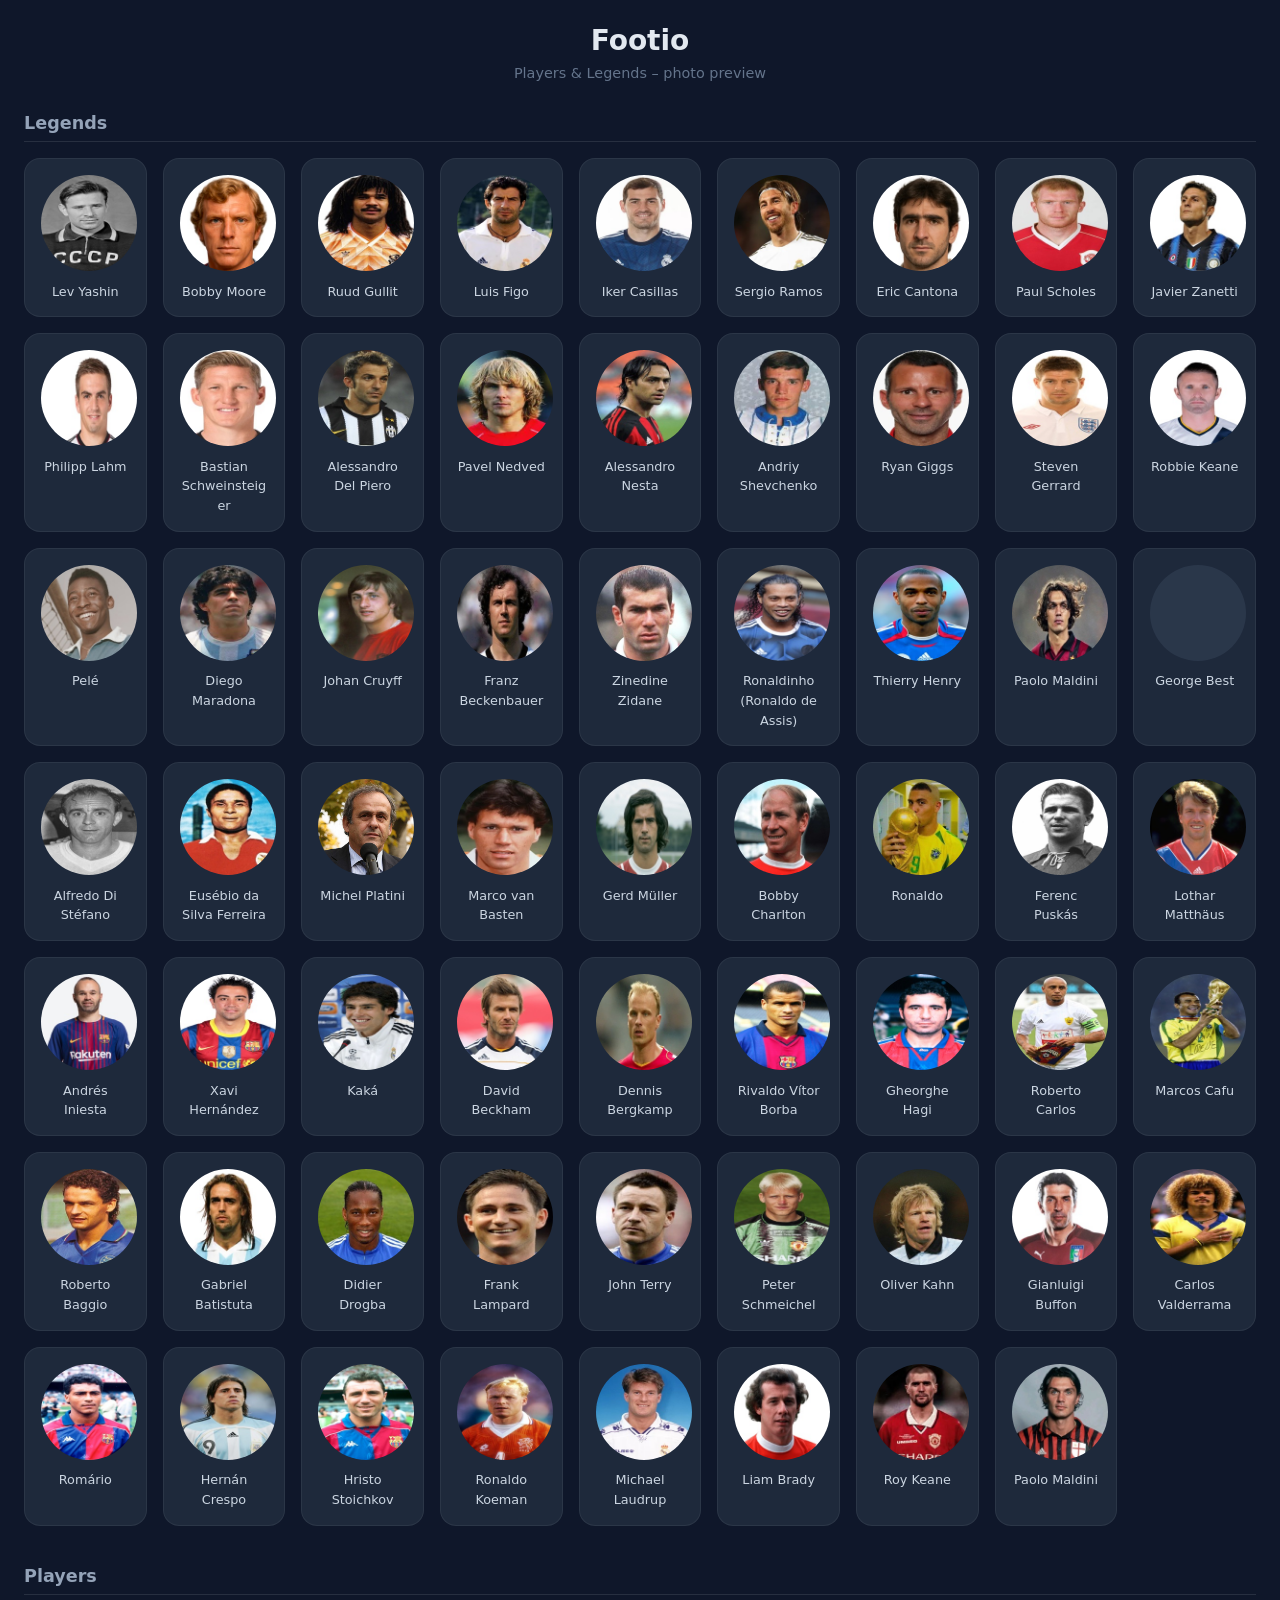
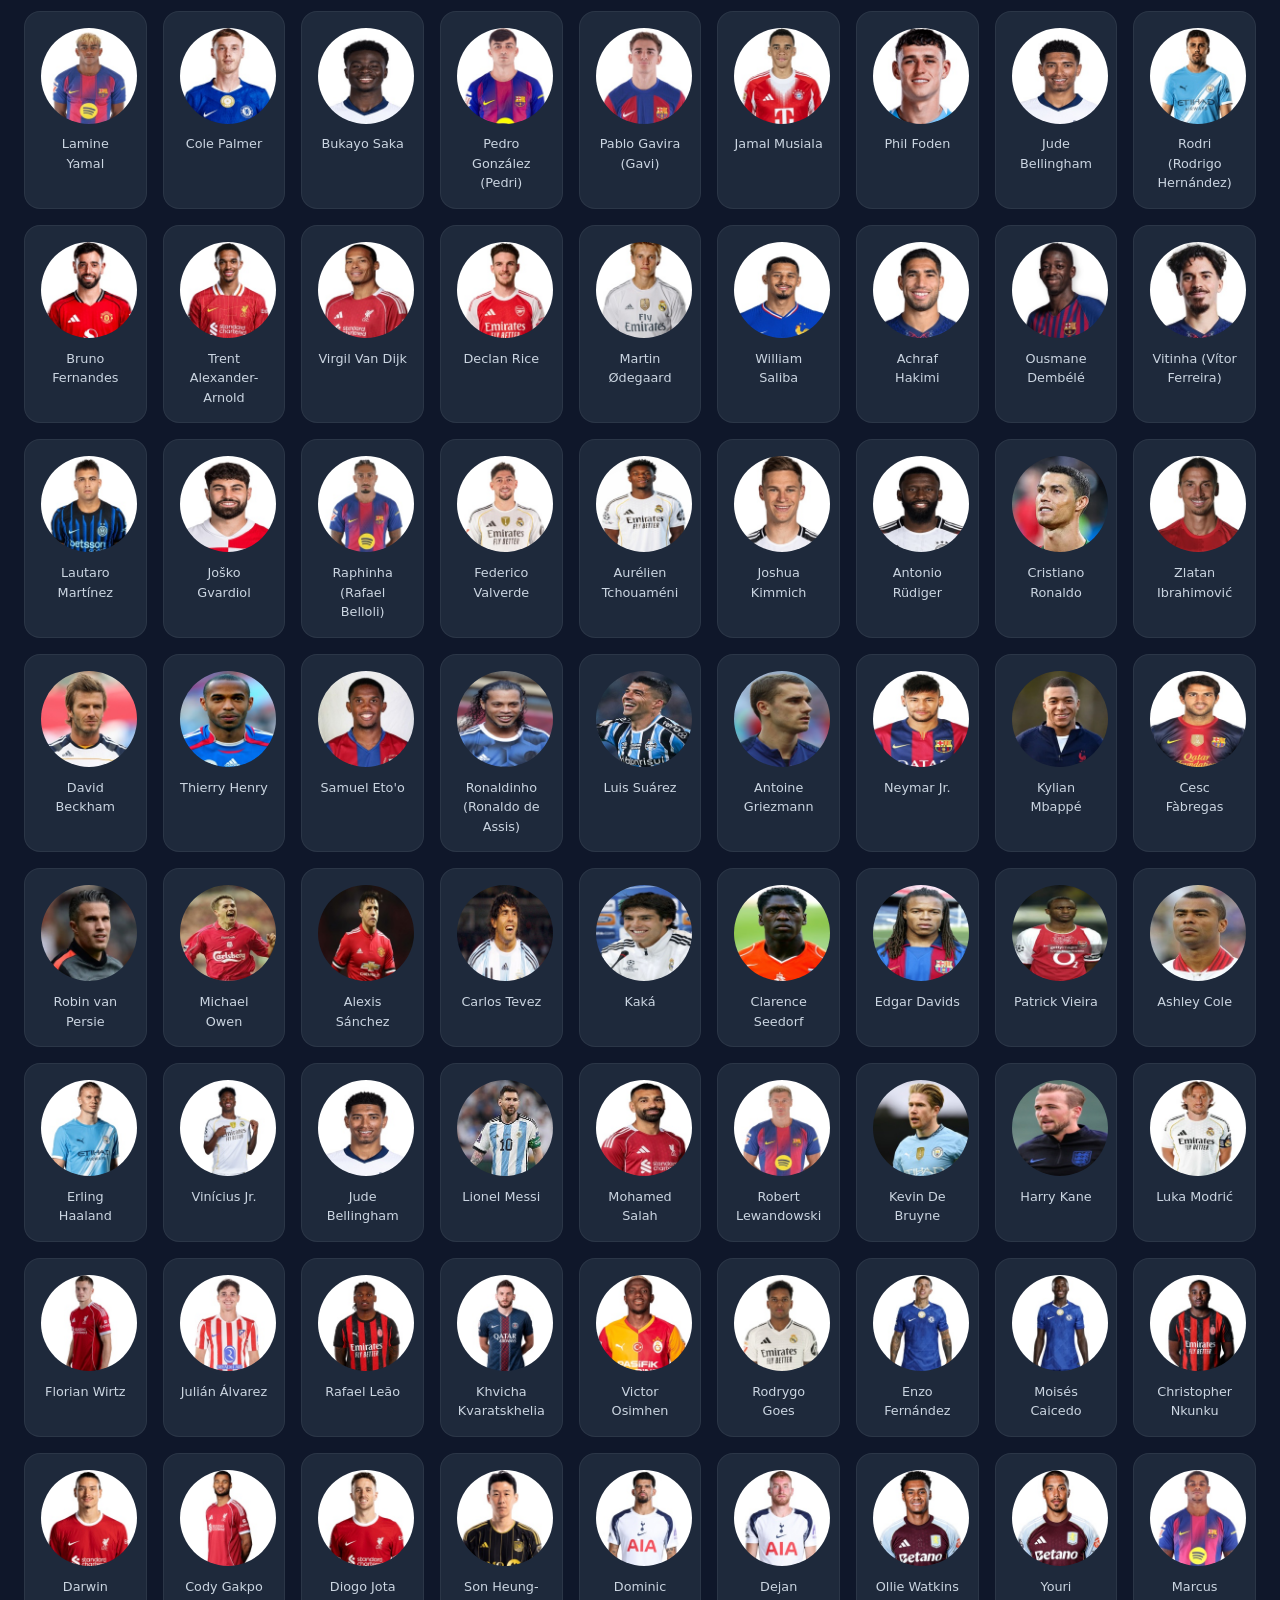
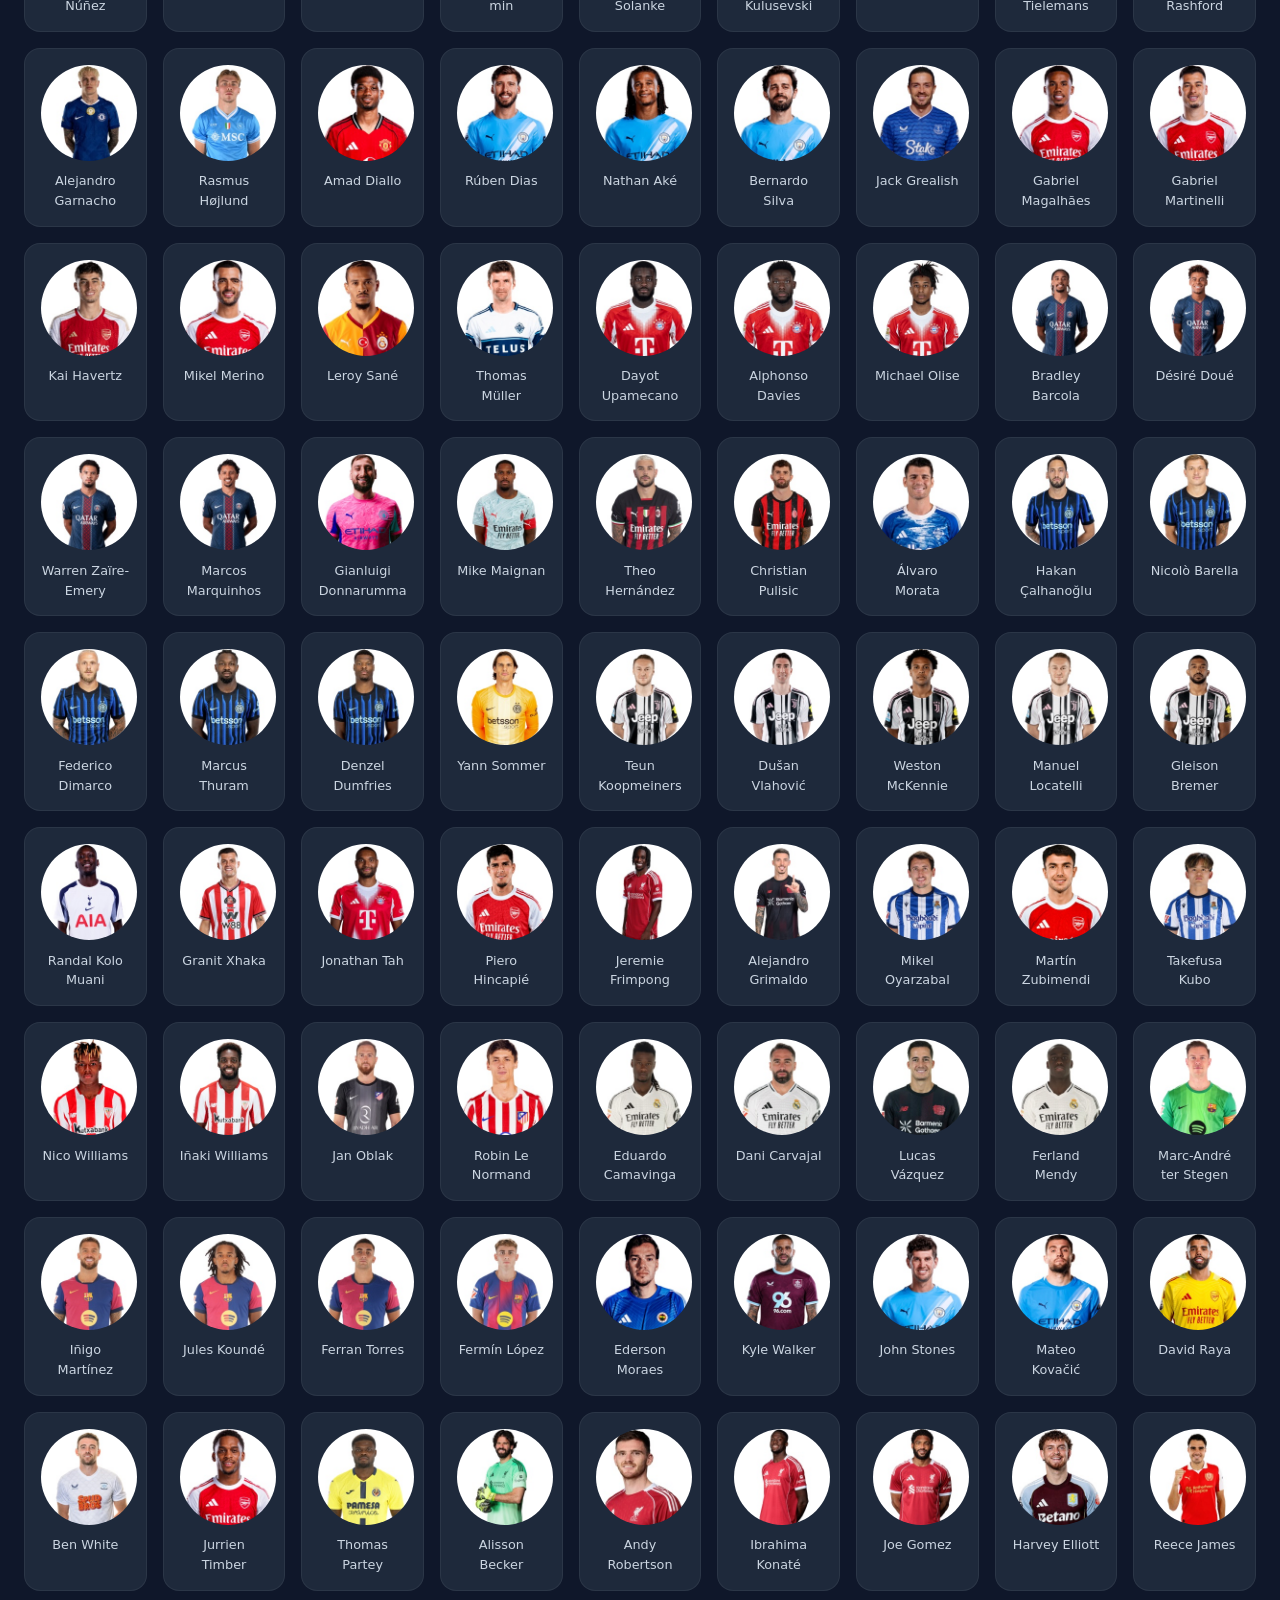
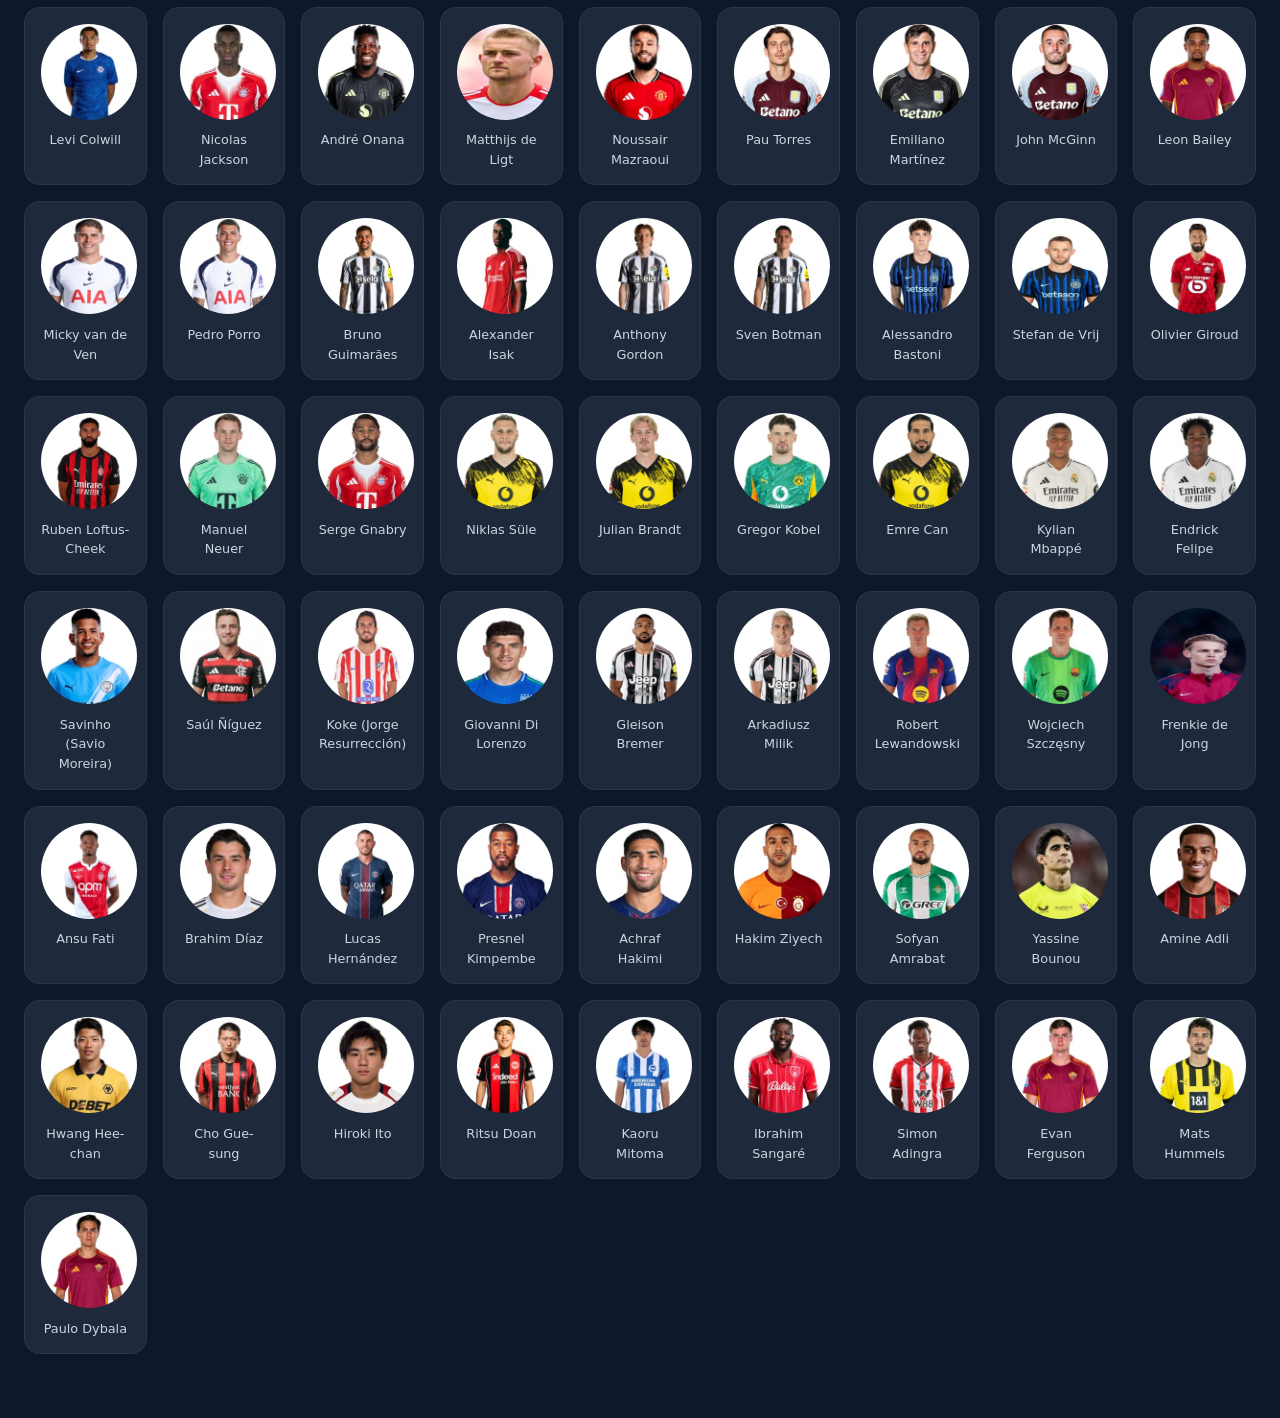
<file: preview.html>
<!DOCTYPE html>
<html lang="en"><head><meta charset="UTF-8"><meta name="viewport" content="width=device-width,initial-scale=1">
<title>Footio – Players & Legends</title>
<style>
*{margin:0;padding:0;box-sizing:border-box}
body{font-family:system-ui,-apple-system,sans-serif;background:#0f172a;color:#e2e8f0;padding:1.5rem;min-height:100vh}
h1{text-align:center;font-size:1.75rem;margin-bottom:0.5rem;font-weight:700}
.sub{text-align:center;color:#64748b;font-size:.9rem;margin-bottom:2rem}
section{margin-bottom:2.5rem;max-width:1400px;margin-left:auto;margin-right:auto}
section h2{font-size:1.1rem;color:#94a3b8;margin-bottom:1rem;padding-bottom:.5rem;border-bottom:1px solid rgba(255,255,255,.1)}
.grid{display:grid;grid-template-columns:repeat(auto-fill,minmax(120px,1fr));gap:1rem}
.card{text-align:center;background:#1e293b;border-radius:16px;padding:1rem;border:1px solid rgba(255,255,255,.06);transition:transform .15s,box-shadow .15s}
.card:hover{transform:translateY(-2px);box-shadow:0 8px 24px rgba(0,0,0,.3)}
.card img{width:96px;height:96px;border-radius:50%;object-fit:cover;object-position:top;display:block;margin:0 auto .6rem}
.card .name{font-size:.8rem;line-height:1.3;word-break:break-word;color:#cbd5e1;font-weight:500}
.card.missing img{background:#334155;opacity:.6}
</style></head><body>
<h1>Footio</h1>
<p class="sub">Players & Legends – photo preview</p>
<section><h2>Legends</h2><div class="grid">
<div class="card"><img src="photos/lev-yashin.jpg?v=1772530532" alt="" loading="lazy"><span class="name">Lev Yashin</span></div>
<div class="card"><img src="photos/bobby-moore.jpg?v=1772530532" alt="" loading="lazy"><span class="name">Bobby Moore</span></div>
<div class="card"><img src="photos/ruud-gullit.jpg?v=1772530532" alt="" loading="lazy"><span class="name">Ruud Gullit</span></div>
<div class="card"><img src="photos/luis-figo.jpg?v=1772530532" alt="" loading="lazy"><span class="name">Luis Figo</span></div>
<div class="card"><img src="photos/iker-casillas.jpg?v=1772530532" alt="" loading="lazy"><span class="name">Iker Casillas</span></div>
<div class="card"><img src="photos/sergio-ramos.jpg?v=1772530532" alt="" loading="lazy"><span class="name">Sergio Ramos</span></div>
<div class="card"><img src="photos/eric-cantona.jpg?v=1772530532" alt="" loading="lazy"><span class="name">Eric Cantona</span></div>
<div class="card"><img src="photos/paul-scholes.jpg?v=1772530532" alt="" loading="lazy"><span class="name">Paul Scholes</span></div>
<div class="card"><img src="photos/javier-zanetti.jpg?v=1772530532" alt="" loading="lazy"><span class="name">Javier Zanetti</span></div>
<div class="card"><img src="photos/philipp-lahm.jpg?v=1772530532" alt="" loading="lazy"><span class="name">Philipp Lahm</span></div>
<div class="card"><img src="photos/bastian-schweinsteiger.jpg?v=1772530532" alt="" loading="lazy"><span class="name">Bastian Schweinsteiger</span></div>
<div class="card"><img src="photos/alessandro-del-piero.jpg?v=1772530532" alt="" loading="lazy"><span class="name">Alessandro Del Piero</span></div>
<div class="card"><img src="photos/pavel-nedved.jpg?v=1772530532" alt="" loading="lazy"><span class="name">Pavel Nedved</span></div>
<div class="card"><img src="photos/alessandro-nesta.jpg?v=1772530532" alt="" loading="lazy"><span class="name">Alessandro Nesta</span></div>
<div class="card"><img src="photos/andriy-shevchenko.jpg?v=1772530532" alt="" loading="lazy"><span class="name">Andriy Shevchenko</span></div>
<div class="card"><img src="photos/ryan-giggs.jpg?v=1772530532" alt="" loading="lazy"><span class="name">Ryan Giggs</span></div>
<div class="card"><img src="photos/steven-gerrard.jpg?v=1772530532" alt="" loading="lazy"><span class="name">Steven Gerrard</span></div>
<div class="card"><img src="photos/robbie-keane.jpg?v=1772530532" alt="" loading="lazy"><span class="name">Robbie Keane</span></div>
<div class="card"><img src="photos/pele.jpg?v=1772530532" alt="" loading="lazy"><span class="name">Pelé</span></div>
<div class="card"><img src="photos/maradona.jpg?v=1772530532" alt="" loading="lazy"><span class="name">Diego Maradona</span></div>
<div class="card"><img src="photos/cruyff.jpg?v=1772530532" alt="" loading="lazy"><span class="name">Johan Cruyff</span></div>
<div class="card"><img src="photos/beckenbauer.jpg?v=1772530532" alt="" loading="lazy"><span class="name">Franz Beckenbauer</span></div>
<div class="card"><img src="photos/zidane.jpg?v=1772530532" alt="" loading="lazy"><span class="name">Zinedine Zidane</span></div>
<div class="card"><img src="photos/ronaldinho.jpg?v=1772530532" alt="" loading="lazy"><span class="name">Ronaldinho (Ronaldo de Assis)</span></div>
<div class="card"><img src="photos/henry.jpg?v=1772530532" alt="" loading="lazy"><span class="name">Thierry Henry</span></div>
<div class="card"><img src="photos/maldini.jpg?v=1772530532" alt="" loading="lazy"><span class="name">Paolo Maldini</span></div>
<div class="card missing"><img src="data:image/svg+xml,%3Csvg xmlns='http://www.w3.org/2000/svg' width='96' height='96' fill='%23243044'/%3E" alt="" loading="lazy"><span class="name">George Best</span></div>
<div class="card"><img src="photos/di-stefano.jpg?v=1772530532" alt="" loading="lazy"><span class="name">Alfredo Di Stéfano</span></div>
<div class="card"><img src="photos/eusebio.jpg?v=1772530532" alt="" loading="lazy"><span class="name">Eusébio da Silva Ferreira</span></div>
<div class="card"><img src="photos/platini.jpg?v=1772530532" alt="" loading="lazy"><span class="name">Michel Platini</span></div>
<div class="card"><img src="photos/van-basten.jpg?v=1772530532" alt="" loading="lazy"><span class="name">Marco van Basten</span></div>
<div class="card"><img src="photos/muller.jpg?v=1772530532" alt="" loading="lazy"><span class="name">Gerd Müller</span></div>
<div class="card"><img src="photos/charlton.jpg?v=1772530532" alt="" loading="lazy"><span class="name">Bobby Charlton</span></div>
<div class="card"><img src="photos/ronaldo.jpg?v=1772530532" alt="" loading="lazy"><span class="name">Ronaldo</span></div>
<div class="card"><img src="photos/puskas.jpg?v=1772530532" alt="" loading="lazy"><span class="name">Ferenc Puskás</span></div>
<div class="card"><img src="photos/matthaus.jpg?v=1772530532" alt="" loading="lazy"><span class="name">Lothar Matthäus</span></div>
<div class="card"><img src="photos/iniesta.jpg?v=1772530532" alt="" loading="lazy"><span class="name">Andrés Iniesta</span></div>
<div class="card"><img src="photos/xavi.jpg?v=1772530532" alt="" loading="lazy"><span class="name">Xavi Hernández</span></div>
<div class="card"><img src="photos/kaka.jpg?v=1772530532" alt="" loading="lazy"><span class="name">Kaká</span></div>
<div class="card"><img src="photos/beckham.jpg?v=1772530532" alt="" loading="lazy"><span class="name">David Beckham</span></div>
<div class="card"><img src="photos/bergkamp.jpg?v=1772530532" alt="" loading="lazy"><span class="name">Dennis Bergkamp</span></div>
<div class="card"><img src="photos/rivaldo.jpg?v=1772530532" alt="" loading="lazy"><span class="name">Rivaldo Vítor Borba</span></div>
<div class="card"><img src="photos/hagi.jpg?v=1772530532" alt="" loading="lazy"><span class="name">Gheorghe Hagi</span></div>
<div class="card"><img src="photos/roberto-carlos.jpg?v=1772530532" alt="" loading="lazy"><span class="name">Roberto Carlos</span></div>
<div class="card"><img src="photos/cafu.jpg?v=1772530532" alt="" loading="lazy"><span class="name">Marcos Cafu</span></div>
<div class="card"><img src="photos/roberto-baggio.jpg?v=1772530532" alt="" loading="lazy"><span class="name">Roberto Baggio</span></div>
<div class="card"><img src="photos/gabriel-batistuta.jpg?v=1772530532" alt="" loading="lazy"><span class="name">Gabriel Batistuta</span></div>
<div class="card"><img src="photos/didier-drogba.jpg?v=1772530532" alt="" loading="lazy"><span class="name">Didier Drogba</span></div>
<div class="card"><img src="photos/frank-lampard.jpg?v=1772530532" alt="" loading="lazy"><span class="name">Frank Lampard</span></div>
<div class="card"><img src="photos/john-terry.jpg?v=1772530532" alt="" loading="lazy"><span class="name">John Terry</span></div>
<div class="card"><img src="photos/peter-schmeichel.jpg?v=1772530532" alt="" loading="lazy"><span class="name">Peter Schmeichel</span></div>
<div class="card"><img src="photos/oliver-kahn.jpg?v=1772530532" alt="" loading="lazy"><span class="name">Oliver Kahn</span></div>
<div class="card"><img src="photos/gianluigi-buffon.jpg?v=1772530532" alt="" loading="lazy"><span class="name">Gianluigi Buffon</span></div>
<div class="card"><img src="photos/carlos-valderrama.jpg?v=1772530532" alt="" loading="lazy"><span class="name">Carlos Valderrama</span></div>
<div class="card"><img src="photos/romario.jpg?v=1772530532" alt="" loading="lazy"><span class="name">Romário</span></div>
<div class="card"><img src="photos/hernan-crespo.jpg?v=1772530532" alt="" loading="lazy"><span class="name">Hernán Crespo</span></div>
<div class="card"><img src="photos/hristo-stoichkov.jpg?v=1772530532" alt="" loading="lazy"><span class="name">Hristo Stoichkov</span></div>
<div class="card"><img src="photos/ronaldo-koeman.jpg?v=1772530532" alt="" loading="lazy"><span class="name">Ronaldo Koeman</span></div>
<div class="card"><img src="photos/michael-laudrup.jpg?v=1772530532" alt="" loading="lazy"><span class="name">Michael Laudrup</span></div>
<div class="card"><img src="photos/liam-brady.jpg?v=1772530532" alt="" loading="lazy"><span class="name">Liam Brady</span></div>
<div class="card"><img src="photos/roy-keane.jpg?v=1772530532" alt="" loading="lazy"><span class="name">Roy Keane</span></div>
<div class="card"><img src="photos/paolo-maldini.jpg?v=1772530532" alt="" loading="lazy"><span class="name">Paolo Maldini</span></div>
</div></section>
<section><h2>Players</h2><div class="grid">
<div class="card"><img src="photos/lamine-yamal.jpg?v=1772530532" alt="" loading="lazy"><span class="name">Lamine Yamal</span></div>
<div class="card"><img src="photos/cole-palmer.jpg?v=1772530532" alt="" loading="lazy"><span class="name">Cole Palmer</span></div>
<div class="card"><img src="photos/bukayo-saka.jpg?v=1772530532" alt="" loading="lazy"><span class="name">Bukayo Saka</span></div>
<div class="card"><img src="photos/pedri.jpg?v=1772530532" alt="" loading="lazy"><span class="name">Pedro González (Pedri)</span></div>
<div class="card"><img src="photos/gavi.jpg?v=1772530532" alt="" loading="lazy"><span class="name">Pablo Gavira (Gavi)</span></div>
<div class="card"><img src="photos/jamal-musiala.jpg?v=1772530532" alt="" loading="lazy"><span class="name">Jamal Musiala</span></div>
<div class="card"><img src="photos/phil-foden.jpg?v=1772530532" alt="" loading="lazy"><span class="name">Phil Foden</span></div>
<div class="card"><img src="photos/bellingham.jpg?v=1772530532" alt="" loading="lazy"><span class="name">Jude Bellingham</span></div>
<div class="card"><img src="photos/rodrigo-hernandez.jpg?v=1772530532" alt="" loading="lazy"><span class="name">Rodri (Rodrigo Hernández)</span></div>
<div class="card"><img src="photos/bruno-fernandes.jpg?v=1772530532" alt="" loading="lazy"><span class="name">Bruno Fernandes</span></div>
<div class="card"><img src="photos/trent-alexander-arnold.jpg?v=1772530532" alt="" loading="lazy"><span class="name">Trent Alexander-Arnold</span></div>
<div class="card"><img src="photos/virgil-van-dijk.jpg?v=1772530532" alt="" loading="lazy"><span class="name">Virgil Van Dijk</span></div>
<div class="card"><img src="photos/declan-rice.jpg?v=1772530532" alt="" loading="lazy"><span class="name">Declan Rice</span></div>
<div class="card"><img src="photos/martin-degaard.jpg?v=1772530532" alt="" loading="lazy"><span class="name">Martin Ødegaard</span></div>
<div class="card"><img src="photos/william-saliba.jpg?v=1772530532" alt="" loading="lazy"><span class="name">William Saliba</span></div>
<div class="card"><img src="photos/achraf-hakimi.jpg?v=1772530532" alt="" loading="lazy"><span class="name">Achraf Hakimi</span></div>
<div class="card"><img src="photos/ousmane-dembele.jpg?v=1772530532" alt="" loading="lazy"><span class="name">Ousmane Dembélé</span></div>
<div class="card"><img src="photos/vitor-vitinha-ferreira.jpg?v=1772530532" alt="" loading="lazy"><span class="name">Vitinha (Vítor Ferreira)</span></div>
<div class="card"><img src="photos/lautaro-martinez.jpg?v=1772530532" alt="" loading="lazy"><span class="name">Lautaro Martínez</span></div>
<div class="card"><img src="photos/josko-gvardiol.jpg?v=1772530532" alt="" loading="lazy"><span class="name">Joško Gvardiol</span></div>
<div class="card"><img src="photos/raphinha.jpg?v=1772530532" alt="" loading="lazy"><span class="name">Raphinha (Rafael Belloli)</span></div>
<div class="card"><img src="photos/federico-valverde.jpg?v=1772530532" alt="" loading="lazy"><span class="name">Federico Valverde</span></div>
<div class="card"><img src="photos/aurelien-tchouameni.jpg?v=1772530532" alt="" loading="lazy"><span class="name">Aurélien Tchouaméni</span></div>
<div class="card"><img src="photos/joshua-kimmich.jpg?v=1772530532" alt="" loading="lazy"><span class="name">Joshua Kimmich</span></div>
<div class="card"><img src="photos/antonio-rudiger.jpg?v=1772530532" alt="" loading="lazy"><span class="name">Antonio Rüdiger</span></div>
<div class="card"><img src="photos/cristiano-ronaldo.jpg?v=1772530532" alt="" loading="lazy"><span class="name">Cristiano Ronaldo</span></div>
<div class="card"><img src="photos/zlatan.jpg?v=1772530532" alt="" loading="lazy"><span class="name">Zlatan Ibrahimović</span></div>
<div class="card"><img src="photos/beckham.jpg?v=1772530532" alt="" loading="lazy"><span class="name">David Beckham</span></div>
<div class="card"><img src="photos/henry.jpg?v=1772530532" alt="" loading="lazy"><span class="name">Thierry Henry</span></div>
<div class="card"><img src="photos/etoo.jpg?v=1772530532" alt="" loading="lazy"><span class="name">Samuel Eto'o</span></div>
<div class="card"><img src="photos/ronaldinho.jpg?v=1772530532" alt="" loading="lazy"><span class="name">Ronaldinho (Ronaldo de Assis)</span></div>
<div class="card"><img src="photos/suarez.jpg?v=1772530532" alt="" loading="lazy"><span class="name">Luis Suárez</span></div>
<div class="card"><img src="photos/griezmann.jpg?v=1772530532" alt="" loading="lazy"><span class="name">Antoine Griezmann</span></div>
<div class="card"><img src="photos/neymar.jpg?v=1772530532" alt="" loading="lazy"><span class="name">Neymar Jr.</span></div>
<div class="card"><img src="photos/mbappe.jpg?v=1772530532" alt="" loading="lazy"><span class="name">Kylian Mbappé</span></div>
<div class="card"><img src="photos/fabregas.jpg?v=1772530532" alt="" loading="lazy"><span class="name">Cesc Fàbregas</span></div>
<div class="card"><img src="photos/van-persie.jpg?v=1772530532" alt="" loading="lazy"><span class="name">Robin van Persie</span></div>
<div class="card"><img src="photos/owen.jpg?v=1772530532" alt="" loading="lazy"><span class="name">Michael Owen</span></div>
<div class="card"><img src="photos/sanchez.jpg?v=1772530532" alt="" loading="lazy"><span class="name">Alexis Sánchez</span></div>
<div class="card"><img src="photos/tevez.jpg?v=1772530532" alt="" loading="lazy"><span class="name">Carlos Tevez</span></div>
<div class="card"><img src="photos/kaka.jpg?v=1772530532" alt="" loading="lazy"><span class="name">Kaká</span></div>
<div class="card"><img src="photos/seedorf.jpg?v=1772530532" alt="" loading="lazy"><span class="name">Clarence Seedorf</span></div>
<div class="card"><img src="photos/davids.jpg?v=1772530532" alt="" loading="lazy"><span class="name">Edgar Davids</span></div>
<div class="card"><img src="photos/vieira.jpg?v=1772530532" alt="" loading="lazy"><span class="name">Patrick Vieira</span></div>
<div class="card"><img src="photos/cole.jpg?v=1772530532" alt="" loading="lazy"><span class="name">Ashley Cole</span></div>
<div class="card"><img src="photos/haaland.jpg?v=1772530532" alt="" loading="lazy"><span class="name">Erling Haaland</span></div>
<div class="card"><img src="photos/vinicius.jpg?v=1772530532" alt="" loading="lazy"><span class="name">Vinícius Jr.</span></div>
<div class="card"><img src="photos/bellingham.jpg?v=1772530532" alt="" loading="lazy"><span class="name">Jude Bellingham</span></div>
<div class="card"><img src="photos/messi.jpg?v=1772530532" alt="" loading="lazy"><span class="name">Lionel Messi</span></div>
<div class="card"><img src="photos/salah.jpg?v=1772530532" alt="" loading="lazy"><span class="name">Mohamed Salah</span></div>
<div class="card"><img src="photos/lewandowski.jpg?v=1772530532" alt="" loading="lazy"><span class="name">Robert Lewandowski</span></div>
<div class="card"><img src="photos/de-bruyne.jpg?v=1772530532" alt="" loading="lazy"><span class="name">Kevin De Bruyne</span></div>
<div class="card"><img src="photos/kane.jpg?v=1772530532" alt="" loading="lazy"><span class="name">Harry Kane</span></div>
<div class="card"><img src="photos/modric.jpg?v=1772530532" alt="" loading="lazy"><span class="name">Luka Modrić</span></div>
<div class="card"><img src="photos/florian-wirtz.jpg?v=1772530532" alt="" loading="lazy"><span class="name">Florian Wirtz</span></div>
<div class="card"><img src="photos/julian-alvarez.jpg?v=1772530532" alt="" loading="lazy"><span class="name">Julián Álvarez</span></div>
<div class="card"><img src="photos/rafael-leao.jpg?v=1772530532" alt="" loading="lazy"><span class="name">Rafael Leão</span></div>
<div class="card"><img src="photos/khvicha-kvaratskhelia.jpg?v=1772530532" alt="" loading="lazy"><span class="name">Khvicha Kvaratskhelia</span></div>
<div class="card"><img src="photos/victor-osimhen.jpg?v=1772530532" alt="" loading="lazy"><span class="name">Victor Osimhen</span></div>
<div class="card"><img src="photos/rodrygo.jpg?v=1772530532" alt="" loading="lazy"><span class="name">Rodrygo Goes</span></div>
<div class="card"><img src="photos/enzo-fernandez.jpg?v=1772530532" alt="" loading="lazy"><span class="name">Enzo Fernández</span></div>
<div class="card"><img src="photos/moises-caicedo.jpg?v=1772530532" alt="" loading="lazy"><span class="name">Moisés Caicedo</span></div>
<div class="card"><img src="photos/christopher-nkunku.jpg?v=1772530532" alt="" loading="lazy"><span class="name">Christopher Nkunku</span></div>
<div class="card"><img src="photos/darwin-nunez.jpg?v=1772530532" alt="" loading="lazy"><span class="name">Darwin Núñez</span></div>
<div class="card"><img src="photos/cody-gakpo.jpg?v=1772530532" alt="" loading="lazy"><span class="name">Cody Gakpo</span></div>
<div class="card"><img src="photos/diogo-jota.jpg?v=1772530532" alt="" loading="lazy"><span class="name">Diogo Jota</span></div>
<div class="card"><img src="photos/son-heung-min.jpg?v=1772530532" alt="" loading="lazy"><span class="name">Son Heung-min</span></div>
<div class="card"><img src="photos/dominic-solanke.jpg?v=1772530532" alt="" loading="lazy"><span class="name">Dominic Solanke</span></div>
<div class="card"><img src="photos/dejan-kulusevski.jpg?v=1772530532" alt="" loading="lazy"><span class="name">Dejan Kulusevski</span></div>
<div class="card"><img src="photos/ollie-watkins.jpg?v=1772530532" alt="" loading="lazy"><span class="name">Ollie Watkins</span></div>
<div class="card"><img src="photos/youri-tielemans.jpg?v=1772530532" alt="" loading="lazy"><span class="name">Youri Tielemans</span></div>
<div class="card"><img src="photos/marcus-rashford.jpg?v=1772530532" alt="" loading="lazy"><span class="name">Marcus Rashford</span></div>
<div class="card"><img src="photos/alejandro-garnacho.jpg?v=1772530532" alt="" loading="lazy"><span class="name">Alejandro Garnacho</span></div>
<div class="card"><img src="photos/rasmus-hojlund.jpg?v=1772530532" alt="" loading="lazy"><span class="name">Rasmus Højlund</span></div>
<div class="card"><img src="photos/amad-diallo.jpg?v=1772530532" alt="" loading="lazy"><span class="name">Amad Diallo</span></div>
<div class="card"><img src="photos/ruben-dias.jpg?v=1772530532" alt="" loading="lazy"><span class="name">Rúben Dias</span></div>
<div class="card"><img src="photos/nathan-ake.jpg?v=1772530532" alt="" loading="lazy"><span class="name">Nathan Aké</span></div>
<div class="card"><img src="photos/bernardo-silva.jpg?v=1772530532" alt="" loading="lazy"><span class="name">Bernardo Silva</span></div>
<div class="card"><img src="photos/jack-grealish.jpg?v=1772530532" alt="" loading="lazy"><span class="name">Jack Grealish</span></div>
<div class="card"><img src="photos/gabriel-magalhaes.jpg?v=1772530532" alt="" loading="lazy"><span class="name">Gabriel Magalhães</span></div>
<div class="card"><img src="photos/gabriel-martinelli.jpg?v=1772530532" alt="" loading="lazy"><span class="name">Gabriel Martinelli</span></div>
<div class="card"><img src="photos/kai-havertz.jpg?v=1772530532" alt="" loading="lazy"><span class="name">Kai Havertz</span></div>
<div class="card"><img src="photos/mikel-merino.jpg?v=1772530532" alt="" loading="lazy"><span class="name">Mikel Merino</span></div>
<div class="card"><img src="photos/leroy-sane.jpg?v=1772530532" alt="" loading="lazy"><span class="name">Leroy Sané</span></div>
<div class="card"><img src="photos/thomas-muller.jpg?v=1772530532" alt="" loading="lazy"><span class="name">Thomas Müller</span></div>
<div class="card"><img src="photos/dayot-upamecano.jpg?v=1772530532" alt="" loading="lazy"><span class="name">Dayot Upamecano</span></div>
<div class="card"><img src="photos/alphonso-davies.jpg?v=1772530532" alt="" loading="lazy"><span class="name">Alphonso Davies</span></div>
<div class="card"><img src="photos/michael-olise.jpg?v=1772530532" alt="" loading="lazy"><span class="name">Michael Olise</span></div>
<div class="card"><img src="photos/bradley-barcola.jpg?v=1772530532" alt="" loading="lazy"><span class="name">Bradley Barcola</span></div>
<div class="card"><img src="photos/desire-doue.jpg?v=1772530532" alt="" loading="lazy"><span class="name">Désiré Doué</span></div>
<div class="card"><img src="photos/warren-zaire-emery.jpg?v=1772530532" alt="" loading="lazy"><span class="name">Warren Zaïre-Emery</span></div>
<div class="card"><img src="photos/marquinhos.jpg?v=1772530532" alt="" loading="lazy"><span class="name">Marcos Marquinhos</span></div>
<div class="card"><img src="photos/gianluigi-donnarumma.jpg?v=1772530532" alt="" loading="lazy"><span class="name">Gianluigi Donnarumma</span></div>
<div class="card"><img src="photos/mike-maignan.jpg?v=1772530532" alt="" loading="lazy"><span class="name">Mike Maignan</span></div>
<div class="card"><img src="photos/theo-hernandez.jpg?v=1772530532" alt="" loading="lazy"><span class="name">Theo Hernández</span></div>
<div class="card"><img src="photos/christian-pulisic.jpg?v=1772530532" alt="" loading="lazy"><span class="name">Christian Pulisic</span></div>
<div class="card"><img src="photos/alvaro-morata.jpg?v=1772530532" alt="" loading="lazy"><span class="name">Álvaro Morata</span></div>
<div class="card"><img src="photos/hakan-calhanolu.jpg?v=1772530532" alt="" loading="lazy"><span class="name">Hakan Çalhanoğlu</span></div>
<div class="card"><img src="photos/nicolo-barella.jpg?v=1772530532" alt="" loading="lazy"><span class="name">Nicolò Barella</span></div>
<div class="card"><img src="photos/federico-dimarco.jpg?v=1772530532" alt="" loading="lazy"><span class="name">Federico Dimarco</span></div>
<div class="card"><img src="photos/marcus-thuram.jpg?v=1772530532" alt="" loading="lazy"><span class="name">Marcus Thuram</span></div>
<div class="card"><img src="photos/denzel-dumfries.jpg?v=1772530532" alt="" loading="lazy"><span class="name">Denzel Dumfries</span></div>
<div class="card"><img src="photos/yann-sommer.jpg?v=1772530532" alt="" loading="lazy"><span class="name">Yann Sommer</span></div>
<div class="card"><img src="photos/teun-koopmeiners.jpg?v=1772530532" alt="" loading="lazy"><span class="name">Teun Koopmeiners</span></div>
<div class="card"><img src="photos/dusan-vlahovic.jpg?v=1772530532" alt="" loading="lazy"><span class="name">Dušan Vlahović</span></div>
<div class="card"><img src="photos/weston-mckennie.jpg?v=1772530532" alt="" loading="lazy"><span class="name">Weston McKennie</span></div>
<div class="card"><img src="photos/manuel-locatelli.jpg?v=1772530532" alt="" loading="lazy"><span class="name">Manuel Locatelli</span></div>
<div class="card"><img src="photos/bremer.jpg?v=1772530532" alt="" loading="lazy"><span class="name">Gleison Bremer</span></div>
<div class="card"><img src="photos/randal-kolo-muani.jpg?v=1772530532" alt="" loading="lazy"><span class="name">Randal Kolo Muani</span></div>
<div class="card"><img src="photos/granit-xhaka.jpg?v=1772530532" alt="" loading="lazy"><span class="name">Granit Xhaka</span></div>
<div class="card"><img src="photos/jonathan-tah.jpg?v=1772530532" alt="" loading="lazy"><span class="name">Jonathan Tah</span></div>
<div class="card"><img src="photos/piero-hincapie.jpg?v=1772530532" alt="" loading="lazy"><span class="name">Piero Hincapié</span></div>
<div class="card"><img src="photos/jeremie-frimpong.jpg?v=1772530532" alt="" loading="lazy"><span class="name">Jeremie Frimpong</span></div>
<div class="card"><img src="photos/alejandro-grimaldo.jpg?v=1772530532" alt="" loading="lazy"><span class="name">Alejandro Grimaldo</span></div>
<div class="card"><img src="photos/mikel-oyarzabal.jpg?v=1772530532" alt="" loading="lazy"><span class="name">Mikel Oyarzabal</span></div>
<div class="card"><img src="photos/martin-zubimendi.jpg?v=1772530532" alt="" loading="lazy"><span class="name">Martín Zubimendi</span></div>
<div class="card"><img src="photos/takefusa-kubo.jpg?v=1772530532" alt="" loading="lazy"><span class="name">Takefusa Kubo</span></div>
<div class="card"><img src="photos/nico-williams.jpg?v=1772530532" alt="" loading="lazy"><span class="name">Nico Williams</span></div>
<div class="card"><img src="photos/inaki-williams.jpg?v=1772530532" alt="" loading="lazy"><span class="name">Iñaki Williams</span></div>
<div class="card"><img src="photos/jan-oblak.jpg?v=1772530532" alt="" loading="lazy"><span class="name">Jan Oblak</span></div>
<div class="card"><img src="photos/robin-le-normand.jpg?v=1772530532" alt="" loading="lazy"><span class="name">Robin Le Normand</span></div>
<div class="card"><img src="photos/eduardo-camavinga.jpg?v=1772530532" alt="" loading="lazy"><span class="name">Eduardo Camavinga</span></div>
<div class="card"><img src="photos/dani-carvajal.jpg?v=1772530532" alt="" loading="lazy"><span class="name">Dani Carvajal</span></div>
<div class="card"><img src="photos/lucas-vazquez.jpg?v=1772530532" alt="" loading="lazy"><span class="name">Lucas Vázquez</span></div>
<div class="card"><img src="photos/ferland-mendy.jpg?v=1772530532" alt="" loading="lazy"><span class="name">Ferland Mendy</span></div>
<div class="card"><img src="photos/marc-andre-ter-stegen.jpg?v=1772530532" alt="" loading="lazy"><span class="name">Marc-André ter Stegen</span></div>
<div class="card"><img src="photos/inigo-martinez.jpg?v=1772530532" alt="" loading="lazy"><span class="name">Iñigo Martínez</span></div>
<div class="card"><img src="photos/jules-kounde.jpg?v=1772530532" alt="" loading="lazy"><span class="name">Jules Koundé</span></div>
<div class="card"><img src="photos/ferran-torres.jpg?v=1772530532" alt="" loading="lazy"><span class="name">Ferran Torres</span></div>
<div class="card"><img src="photos/fermin-lopez.jpg?v=1772530532" alt="" loading="lazy"><span class="name">Fermín López</span></div>
<div class="card"><img src="photos/ederson.jpg?v=1772530532" alt="" loading="lazy"><span class="name">Ederson Moraes</span></div>
<div class="card"><img src="photos/kyle-walker.jpg?v=1772530532" alt="" loading="lazy"><span class="name">Kyle Walker</span></div>
<div class="card"><img src="photos/john-stones.jpg?v=1772530532" alt="" loading="lazy"><span class="name">John Stones</span></div>
<div class="card"><img src="photos/mateo-kovacic.jpg?v=1772530532" alt="" loading="lazy"><span class="name">Mateo Kovačić</span></div>
<div class="card"><img src="photos/david-raya.jpg?v=1772530532" alt="" loading="lazy"><span class="name">David Raya</span></div>
<div class="card"><img src="photos/ben-white.jpg?v=1772530532" alt="" loading="lazy"><span class="name">Ben White</span></div>
<div class="card"><img src="photos/jurrien-timber.jpg?v=1772530532" alt="" loading="lazy"><span class="name">Jurrien Timber</span></div>
<div class="card"><img src="photos/thomas-partey.jpg?v=1772530532" alt="" loading="lazy"><span class="name">Thomas Partey</span></div>
<div class="card"><img src="photos/alisson-becker.jpg?v=1772530532" alt="" loading="lazy"><span class="name">Alisson Becker</span></div>
<div class="card"><img src="photos/andy-robertson.jpg?v=1772530532" alt="" loading="lazy"><span class="name">Andy Robertson</span></div>
<div class="card"><img src="photos/ibrahima-konate.jpg?v=1772530532" alt="" loading="lazy"><span class="name">Ibrahima Konaté</span></div>
<div class="card"><img src="photos/joe-gomez.jpg?v=1772530532" alt="" loading="lazy"><span class="name">Joe Gomez</span></div>
<div class="card"><img src="photos/harvey-elliott.jpg?v=1772530532" alt="" loading="lazy"><span class="name">Harvey Elliott</span></div>
<div class="card"><img src="photos/reece-james.jpg?v=1772530532" alt="" loading="lazy"><span class="name">Reece James</span></div>
<div class="card"><img src="photos/levi-colwill.jpg?v=1772530532" alt="" loading="lazy"><span class="name">Levi Colwill</span></div>
<div class="card"><img src="photos/nicolas-jackson.jpg?v=1772530532" alt="" loading="lazy"><span class="name">Nicolas Jackson</span></div>
<div class="card"><img src="photos/andre-onana.jpg?v=1772530532" alt="" loading="lazy"><span class="name">André Onana</span></div>
<div class="card"><img src="photos/matthijs-de-ligt.jpg?v=1772530532" alt="" loading="lazy"><span class="name">Matthijs de Ligt</span></div>
<div class="card"><img src="photos/noussair-mazraoui.jpg?v=1772530532" alt="" loading="lazy"><span class="name">Noussair Mazraoui</span></div>
<div class="card"><img src="photos/pau-torres.jpg?v=1772530532" alt="" loading="lazy"><span class="name">Pau Torres</span></div>
<div class="card"><img src="photos/emiliano-martinez.jpg?v=1772530532" alt="" loading="lazy"><span class="name">Emiliano Martínez</span></div>
<div class="card"><img src="photos/john-mcginn.jpg?v=1772530532" alt="" loading="lazy"><span class="name">John McGinn</span></div>
<div class="card"><img src="photos/leon-bailey.jpg?v=1772530532" alt="" loading="lazy"><span class="name">Leon Bailey</span></div>
<div class="card"><img src="photos/micky-van-de-ven.jpg?v=1772530532" alt="" loading="lazy"><span class="name">Micky van de Ven</span></div>
<div class="card"><img src="photos/pedro-porro.jpg?v=1772530532" alt="" loading="lazy"><span class="name">Pedro Porro</span></div>
<div class="card"><img src="photos/bruno-guimaraes.jpg?v=1772530532" alt="" loading="lazy"><span class="name">Bruno Guimarães</span></div>
<div class="card"><img src="photos/alexander-isak.jpg?v=1772530532" alt="" loading="lazy"><span class="name">Alexander Isak</span></div>
<div class="card"><img src="photos/anthony-gordon.jpg?v=1772530532" alt="" loading="lazy"><span class="name">Anthony Gordon</span></div>
<div class="card"><img src="photos/sven-botman.jpg?v=1772530532" alt="" loading="lazy"><span class="name">Sven Botman</span></div>
<div class="card"><img src="photos/alessandro-bastoni.jpg?v=1772530532" alt="" loading="lazy"><span class="name">Alessandro Bastoni</span></div>
<div class="card"><img src="photos/stefan-de-vrij.jpg?v=1772530532" alt="" loading="lazy"><span class="name">Stefan de Vrij</span></div>
<div class="card"><img src="photos/olivier-giroud.jpg?v=1772530532" alt="" loading="lazy"><span class="name">Olivier Giroud</span></div>
<div class="card"><img src="photos/ruben-loftus-cheek.jpg?v=1772530532" alt="" loading="lazy"><span class="name">Ruben Loftus-Cheek</span></div>
<div class="card"><img src="photos/manuel-neuer.jpg?v=1772530532" alt="" loading="lazy"><span class="name">Manuel Neuer</span></div>
<div class="card"><img src="photos/serge-gnabry.jpg?v=1772530532" alt="" loading="lazy"><span class="name">Serge Gnabry</span></div>
<div class="card"><img src="photos/niklas-sule.jpg?v=1772530532" alt="" loading="lazy"><span class="name">Niklas Süle</span></div>
<div class="card"><img src="photos/julian-brandt.jpg?v=1772530532" alt="" loading="lazy"><span class="name">Julian Brandt</span></div>
<div class="card"><img src="photos/gregor-kobel.jpg?v=1772530532" alt="" loading="lazy"><span class="name">Gregor Kobel</span></div>
<div class="card"><img src="photos/emre-can.jpg?v=1772530532" alt="" loading="lazy"><span class="name">Emre Can</span></div>
<div class="card"><img src="photos/kylian-mbappe.jpg?v=1772530532" alt="" loading="lazy"><span class="name">Kylian Mbappé</span></div>
<div class="card"><img src="photos/endrick.jpg?v=1772530532" alt="" loading="lazy"><span class="name">Endrick Felipe</span></div>
<div class="card"><img src="photos/savinho.jpg?v=1772530532" alt="" loading="lazy"><span class="name">Savinho (Savio Moreira)</span></div>
<div class="card"><img src="photos/saul-niguez.jpg?v=1772530532" alt="" loading="lazy"><span class="name">Saúl Ñíguez</span></div>
<div class="card"><img src="photos/koke.jpg?v=1772530532" alt="" loading="lazy"><span class="name">Koke (Jorge Resurrección)</span></div>
<div class="card"><img src="photos/giovanni-di-lorenzo.jpg?v=1772530532" alt="" loading="lazy"><span class="name">Giovanni Di Lorenzo</span></div>
<div class="card"><img src="photos/gleison-bremer.jpg?v=1772530532" alt="" loading="lazy"><span class="name">Gleison Bremer</span></div>
<div class="card"><img src="photos/arkadiusz-milik.jpg?v=1772530532" alt="" loading="lazy"><span class="name">Arkadiusz Milik</span></div>
<div class="card"><img src="photos/robert-lewandowski.jpg?v=1772530532" alt="" loading="lazy"><span class="name">Robert Lewandowski</span></div>
<div class="card"><img src="photos/wojciech-szczesny.jpg?v=1772530532" alt="" loading="lazy"><span class="name">Wojciech Szczęsny</span></div>
<div class="card"><img src="photos/frenkie-de-jong.jpg?v=1772530532" alt="" loading="lazy"><span class="name">Frenkie de Jong</span></div>
<div class="card"><img src="photos/ansu-fati.jpg?v=1772530532" alt="" loading="lazy"><span class="name">Ansu Fati</span></div>
<div class="card"><img src="photos/brahim-diaz.jpg?v=1772530532" alt="" loading="lazy"><span class="name">Brahim Díaz</span></div>
<div class="card"><img src="photos/lucas-hernandez.jpg?v=1772530532" alt="" loading="lazy"><span class="name">Lucas Hernández</span></div>
<div class="card"><img src="photos/presnel-kimpembe.jpg?v=1772530532" alt="" loading="lazy"><span class="name">Presnel Kimpembe</span></div>
<div class="card"><img src="photos/achraf-hakimi.jpg?v=1772530532" alt="" loading="lazy"><span class="name">Achraf Hakimi</span></div>
<div class="card"><img src="photos/hakim-ziyech.jpg?v=1772530532" alt="" loading="lazy"><span class="name">Hakim Ziyech</span></div>
<div class="card"><img src="photos/sofyan-amrabat.jpg?v=1772530532" alt="" loading="lazy"><span class="name">Sofyan Amrabat</span></div>
<div class="card"><img src="photos/yassine-bounou.jpg?v=1772530532" alt="" loading="lazy"><span class="name">Yassine Bounou</span></div>
<div class="card"><img src="photos/amine-adli.jpg?v=1772530532" alt="" loading="lazy"><span class="name">Amine Adli</span></div>
<div class="card"><img src="photos/hwang-hee-chan.jpg?v=1772530532" alt="" loading="lazy"><span class="name">Hwang Hee-chan</span></div>
<div class="card"><img src="photos/cho-gue-sung.jpg?v=1772530532" alt="" loading="lazy"><span class="name">Cho Gue-sung</span></div>
<div class="card"><img src="photos/hiroki-ito.jpg?v=1772530532" alt="" loading="lazy"><span class="name">Hiroki Ito</span></div>
<div class="card"><img src="photos/ritsu-doan.jpg?v=1772530532" alt="" loading="lazy"><span class="name">Ritsu Doan</span></div>
<div class="card"><img src="photos/kaoru-mitoma.jpg?v=1772530532" alt="" loading="lazy"><span class="name">Kaoru Mitoma</span></div>
<div class="card"><img src="photos/ibrahim-sangare.jpg?v=1772530532" alt="" loading="lazy"><span class="name">Ibrahim Sangaré</span></div>
<div class="card"><img src="photos/simon-adingra.jpg?v=1772530532" alt="" loading="lazy"><span class="name">Simon Adingra</span></div>
<div class="card"><img src="photos/evan-ferguson.jpg?v=1772530532" alt="" loading="lazy"><span class="name">Evan Ferguson</span></div>
<div class="card"><img src="photos/mats-hummels.jpg?v=1772530532" alt="" loading="lazy"><span class="name">Mats Hummels</span></div>
<div class="card"><img src="photos/paulo-dybala.jpg?v=1772530532" alt="" loading="lazy"><span class="name">Paulo Dybala</span></div>
</div></section>
</body></html>
</file>
